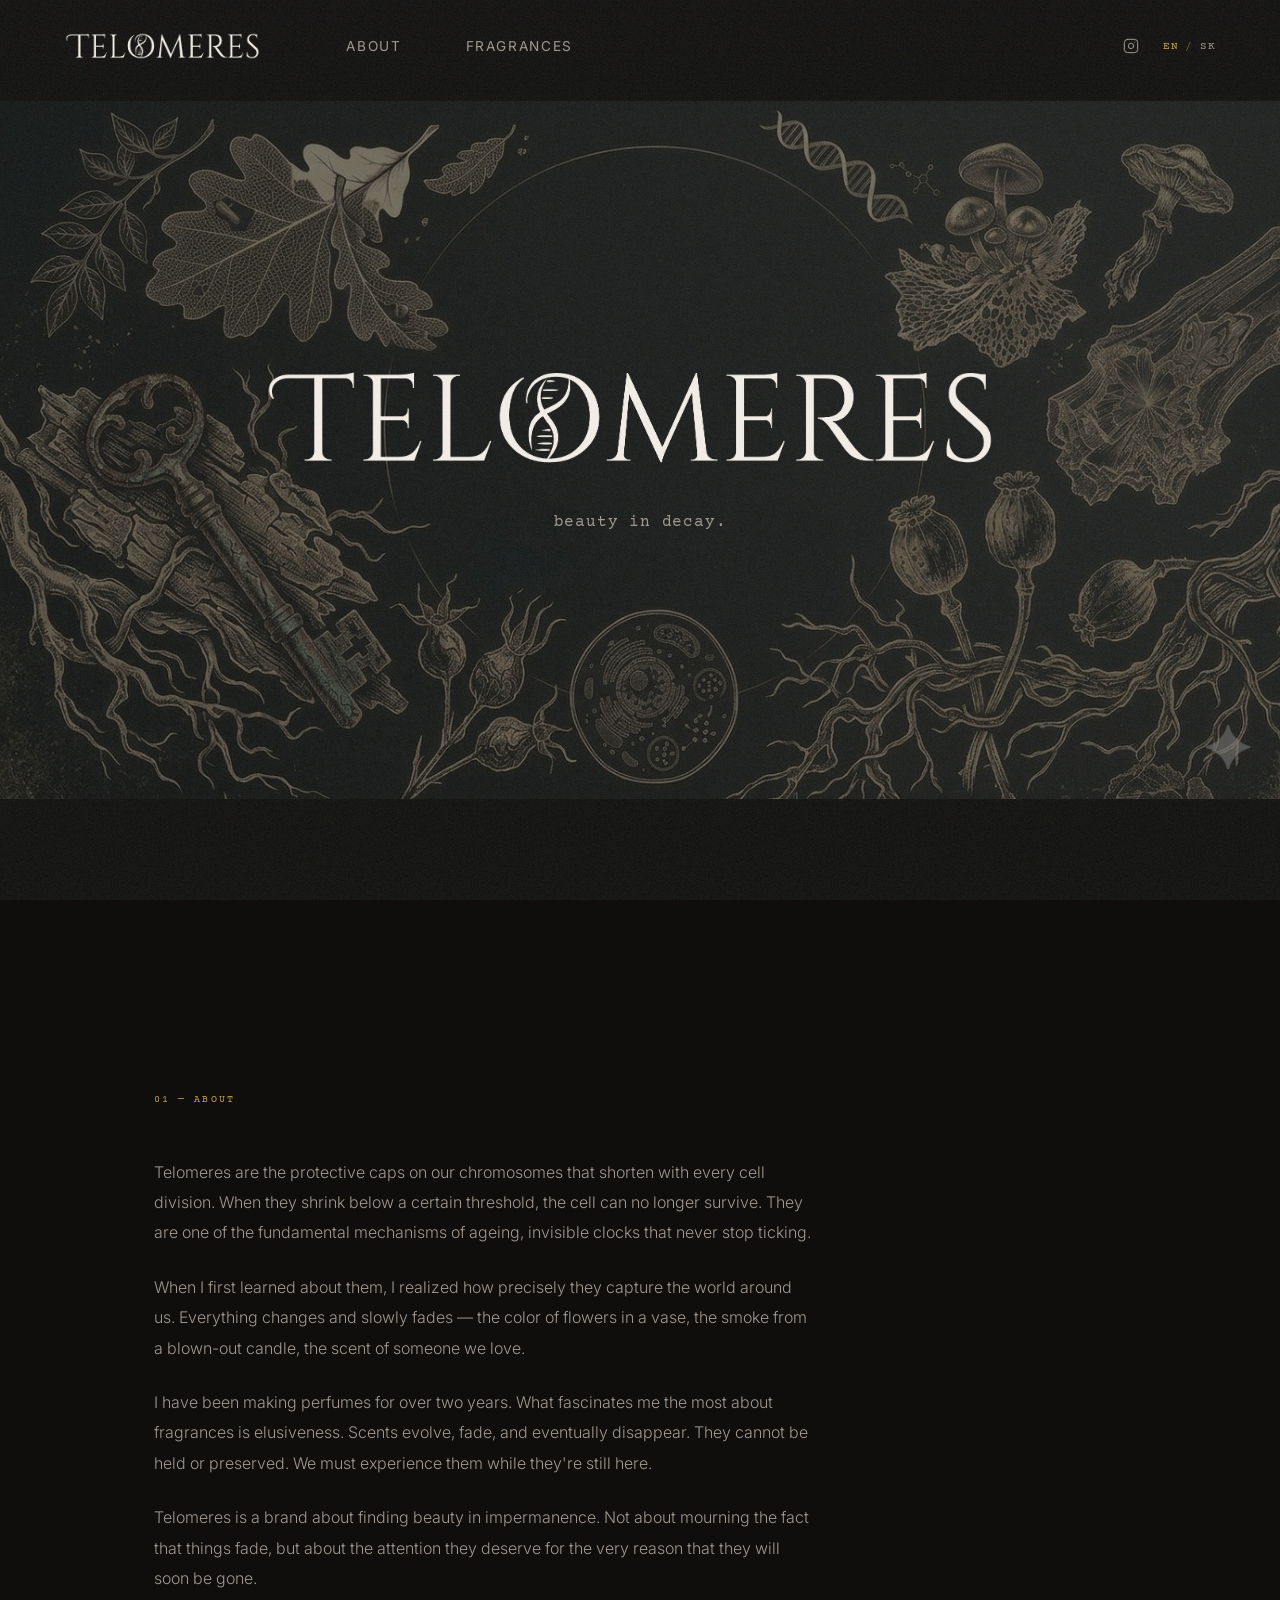
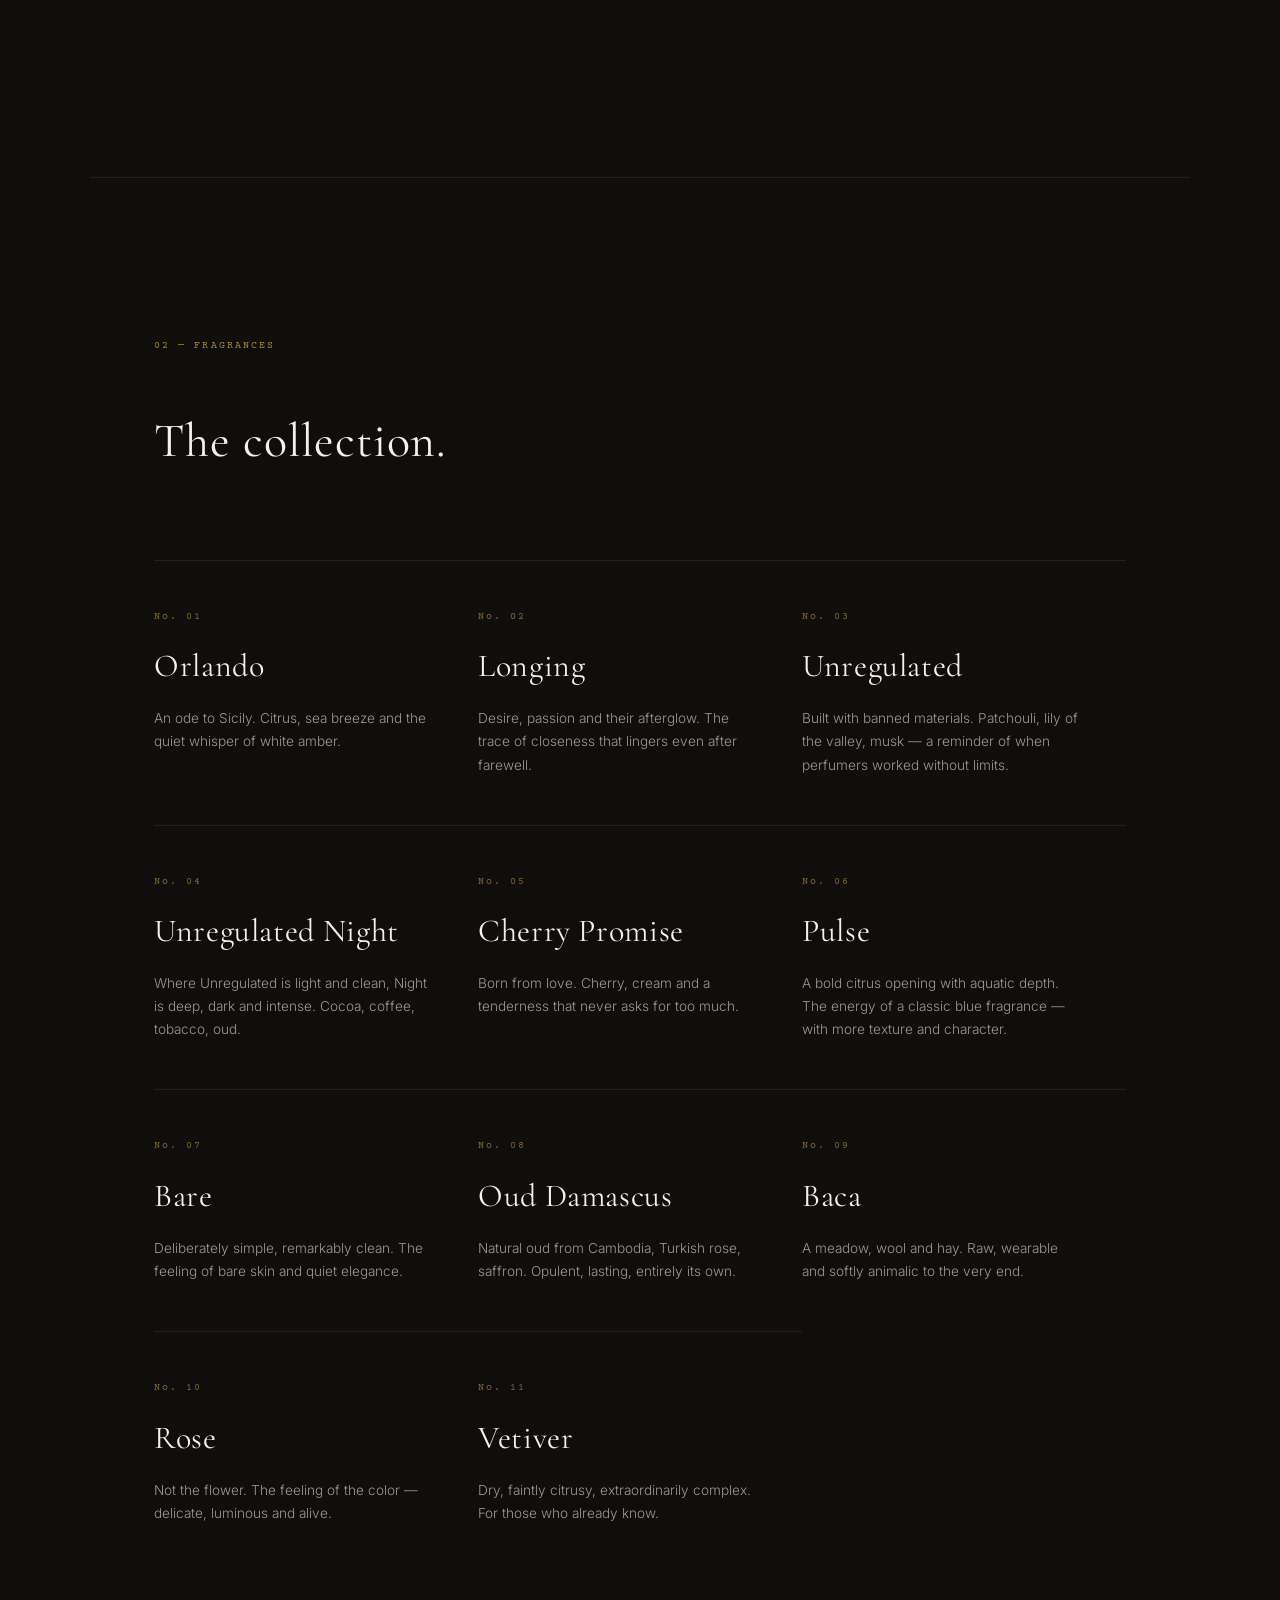
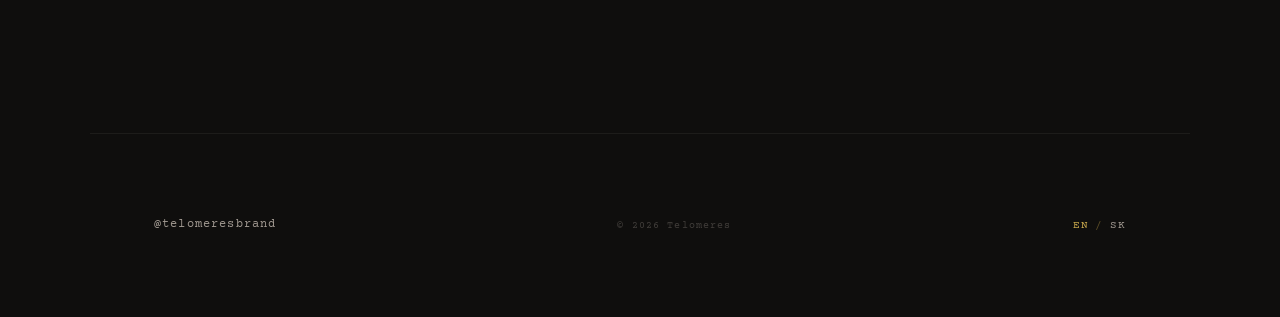
<file: index.html>
<!DOCTYPE html>
<html lang="en">
<head>
  <meta charset="UTF-8" />
  <meta name="viewport" content="width=device-width, initial-scale=1.0" />
  <title>Telomeres</title>
  <link rel="icon" type="image/png" href="assets/favicon.png" />
  <link rel="apple-touch-icon" href="assets/favicon.png" />
  <link rel="preconnect" href="https://fonts.googleapis.com" />
  <link rel="preconnect" href="https://fonts.gstatic.com" crossorigin />
  <link href="https://fonts.googleapis.com/css2?family=Cormorant+Garamond:ital,wght@0,300;0,400;0,500;0,600;1,300;1,400&family=Inter:wght@300;400;500&family=Courier+Prime:ital,wght@0,400;0,700;1,400&display=swap" rel="stylesheet" />
  <link rel="stylesheet" href="assets/style.css" />
</head>
<body>

  <!-- ─── NAVIGATION ─── -->
  <nav>
    <a href="index.html" class="nav-logo"><img src="assets/logo_transparent.png" alt="Telomeres" class="nav-logo-img" /></a>
        <ul class="nav-links">
      <li><a href="#about" data-en="About" data-sk="O nás">About</a></li>
      <li><a href="#fragrances" data-en="Fragrances" data-sk="Vône">Fragrances</a></li>
    </ul>
    <div class="nav-right">
      <a href="https://instagram.com/telomeresbrand" class="nav-ig" target="_blank" rel="noopener" aria-label="Instagram">
        <svg width="16" height="16" viewBox="0 0 24 24" fill="none" stroke="currentColor" stroke-width="1.5" stroke-linecap="round" stroke-linejoin="round"><rect x="2" y="2" width="20" height="20" rx="5" ry="5"/><path d="M16 11.37A4 4 0 1 1 12.63 8 4 4 0 0 1 16 11.37z"/><line x1="17.5" y1="6.5" x2="17.51" y2="6.5"/></svg>
      </a>
      <button class="lang-toggle" id="langToggleNav" aria-label="Toggle language">
        <span class="lang-en lang-active">EN</span>
        <span class="lang-divider">/</span>
        <span class="lang-sk">SK</span>
      </button>
    </div>
  </nav>

  <!-- ─── HERO ─── -->
  <section id="hero">
    <img src="assets/logo_transparent.png" alt="Telomeres" class="hero-logo fade-in" />
    <p class="hero-tagline fade-in" data-en="beauty in decay." data-sk="beauty in decay.">beauty in decay.</p>
  </section>

  <!-- ─── ABOUT ─── -->
  <section id="about">
    <p class="section-label fade-in" data-en="01 — About" data-sk="01 — O nás">01 — About</p>
    <div class="about-text">
      <p class="fade-in" data-en="Telomeres are the protective caps on our chromosomes that shorten with every cell division. When they shrink below a certain threshold, the cell can no longer survive. They are one of the fundamental mechanisms of ageing, invisible clocks that never stop ticking." data-sk="Teloméry sú ochranné konce našich chromozómov, ktoré sa pri každom delení buniek skracujú. Keď sa skrátia pod určitú hranicu, bunka nedokáže naďalej existovať. Sú jedným zo základných mechanizmov starnutia. Teloméry sú ako hodiny, ktoré nevidíme, no neustále tikajú.">Telomeres are the protective caps on our chromosomes that shorten with every cell division. When they shrink below a certain threshold, the cell can no longer survive. They are one of the fundamental mechanisms of ageing, invisible clocks that never stop ticking.</p>
      <p class="fade-in" data-en="When I first learned about them, I realized how precisely they capture the world around us. Everything changes and slowly fades — the color of flowers in a vase, the smoke from a blown-out candle, the scent of someone we love." data-sk="Keď som sa o nich prvýkrát dozvedel, uvedomil som si, ako presne vystihujú svet okolo nás. Všetko sa mení a pomaly stráca – farba kvetov vo váze, dym po sfúknutej sviečke, vôňa človeka, ktorého milujeme.">When I first learned about them, I realized how precisely they capture the world around us. Everything changes and slowly fades — the color of flowers in a vase, the smoke from a blown-out candle, the scent of someone we love.</p>
      <p class="fade-in" data-en="I have been making perfumes for over two years. What fascinates me the most about fragrances is elusiveness. Scents evolve, fade, and eventually disappear. They cannot be held or preserved. We must experience them while they're still here." data-sk="Parfumérstvu sa venujem viac ako dva roky. Na vôňach ma najviac fascinuje ich pominuteľnosť. Neustále sa vyvíjajú, slabnú a napokon sa stratia. Nedajú sa uchopiť ani uchovať. Musíme ich vnímať, kým tu sú.">I have been making perfumes for over two years. What fascinates me the most about fragrances is elusiveness. Scents evolve, fade, and eventually disappear. They cannot be held or preserved. We must experience them while they're still here.</p>
      <p class="fade-in" data-en="Telomeres is a brand about finding beauty in impermanence. Not about mourning the fact that things fade, but about the attention they deserve for the very reason that they will soon be gone." data-sk="Telomeres je značka o hľadaní krásy v pominuteľnosti. Nie o smútku z toho, že veci netrvajú, ale o pozornosti, ktorú si zaslúžia práve preto, že raz zmiznú.">Telomeres is a brand about finding beauty in impermanence. Not about mourning the fact that things fade, but about the attention they deserve for the very reason that they will soon be gone.</p>
    </div>
  </section>

  <!-- ─── FRAGRANCES ─── -->
  <section id="fragrances">
    <div class="fragrances-header fade-in">
      <p class="section-label" data-en="02 — Fragrances" data-sk="02 — Vône">02 — Fragrances</p>
      <h2 data-en="The collection." data-sk="Kolekcia.">The collection.</h2>
    </div>

    <div class="fragrance-grid">

      <a href="orlando/index.html" class="fragrance-card fade-in">
        <p class="fragrance-number">No. 01</p>
        <h3 class="fragrance-name">Orlando</h3>
        <p class="fragrance-desc" data-en="An ode to Sicily. Citrus, sea breeze and the quiet whisper of white amber." data-sk="Spomienka na Sicíliu. Citrusy, morský vánok a šepot bielej ambry.">An ode to Sicily. Citrus, sea breeze and the quiet whisper of white amber.</p>
      </a>

      <a href="longing/index.html" class="fragrance-card fade-in">
        <p class="fragrance-number">No. 02</p>
        <h3 class="fragrance-name">Longing</h3>
        <p class="fragrance-desc" data-en="Desire, passion and their afterglow. The trace of closeness that lingers even after farewell." data-sk="Túžba, vášeň a jej dozvuk. Stopa blízkosti, ktorá pretrváva aj po rozlúčke.">Desire, passion and their afterglow. The trace of closeness that lingers even after farewell.</p>
      </a>

      <a href="unregulated/index.html" class="fragrance-card fade-in">
        <p class="fragrance-number">No. 03</p>
        <h3 class="fragrance-name">Unregulated</h3>
        <p class="fragrance-desc" data-en="Built with banned materials. Patchouli, lily of the valley, musk — a reminder of when perfumers worked without limits." data-sk="Postavený na zakázaných látkach. Pačuli, konvalinka, pižmo – pripomienka čias, keď sa tvorilo bez obmedzení.">Built with banned materials. Patchouli, lily of the valley, musk — a reminder of when perfumers worked without limits.</p>
      </a>

      <a href="unregulated-noir/index.html" class="fragrance-card fade-in">
        <p class="fragrance-number">No. 04</p>
        <h3 class="fragrance-name">Unregulated Night</h3>
        <p class="fragrance-desc" data-en="Where Unregulated is light and clean, Night is deep, dark and intense. Cocoa, coffee, tobacco, oud." data-sk="Tam, kde je Unregulated svetlý, Night je hlboký a temný. Kakao, káva, tabak, oud.">Where Unregulated is light and clean, Night is deep, dark and intense. Cocoa, coffee, tobacco, oud.</p>
      </a>

      <a href="cherry-promise/index.html" class="fragrance-card fade-in">
        <p class="fragrance-number">No. 05</p>
        <h3 class="fragrance-name">Cherry Promise</h3>
        <p class="fragrance-desc" data-en="Born from love. Cherry, cream and a tenderness that never asks for too much." data-sk="Vôňa zrodená z lásky. Čerešňa, krém a neha, ktorá nikdy nepresahuje mieru.">Born from love. Cherry, cream and a tenderness that never asks for too much.</p>
      </a>

      <a href="pulse/index.html" class="fragrance-card fade-in">
        <p class="fragrance-number">No. 06</p>
        <h3 class="fragrance-name">Pulse</h3>
        <p class="fragrance-desc" data-en="A bold citrus opening with aquatic depth. The energy of a classic blue fragrance — with more texture and character." data-sk="Výrazné citrusy s akvatickou hĺbkou. Energia klasického modrého parfumu — s viac textúry a charakteru.">A bold citrus opening with aquatic depth. The energy of a classic blue fragrance — with more texture and character.</p>
      </a>

      <a href="bare/index.html" class="fragrance-card fade-in">
        <p class="fragrance-number">No. 07</p>
        <h3 class="fragrance-name">Bare</h3>
        <p class="fragrance-desc" data-en="Deliberately simple, remarkably clean. The feeling of bare skin and quiet elegance." data-sk="Zámerne jednoduchý, prekvapivo čistý. Pocit čistej pokožky a tichej elegancie.">Deliberately simple, remarkably clean. The feeling of bare skin and quiet elegance.</p>
      </a>

      <a href="oud-damascus/index.html" class="fragrance-card fade-in">
        <p class="fragrance-number">No. 08</p>
        <h3 class="fragrance-name">Oud Damascus</h3>
        <p class="fragrance-desc" data-en="Natural oud from Cambodia, Turkish rose, saffron. Opulent, lasting, entirely its own." data-sk="Prírodný oud z Kambodže, turecká ruža, šafrán. Bohatý, trvalý, celkom jedinečný.">Natural oud from Cambodia, Turkish rose, saffron. Opulent, lasting, entirely its own.</p>
      </a>

      <a href="baca/index.html" class="fragrance-card fade-in">
        <p class="fragrance-number">No. 09</p>
        <h3 class="fragrance-name">Baca</h3>
        <p class="fragrance-desc" data-en="A meadow, wool and hay. Raw, wearable and softly animalic to the very end." data-sk="Lúka, vlna a seno. Surový, nositeľný a mäkko animálny až do konca.">A meadow, wool and hay. Raw, wearable and softly animalic to the very end.</p>
      </a>

      <a href="rose/index.html" class="fragrance-card fade-in">
        <p class="fragrance-number">No. 10</p>
        <h3 class="fragrance-name">Rose</h3>
        <p class="fragrance-desc" data-en="Not the flower. The feeling of the color — delicate, luminous and alive." data-sk="Nie kvet. Pocit farby – jemný, svetlý a živý.">Not the flower. The feeling of the color — delicate, luminous and alive.</p>
      </a>

      <a href="vetiver/index.html" class="fragrance-card fade-in">
        <p class="fragrance-number">No. 11</p>
        <h3 class="fragrance-name">Vetiver</h3>
        <p class="fragrance-desc" data-en="Dry, faintly citrusy, extraordinarily complex. For those who already know." data-sk="Suchý, jemne citrusový, mimoriadne komplexný. Pre tých, ktorí už vedia.">Dry, faintly citrusy, extraordinarily complex. For those who already know.</p>
      </a>

    </div>
  </section>

  <!-- ─── FOOTER ─── -->
  <footer>
    <a href="https://instagram.com/telomeresbrand" class="footer-instagram" target="_blank" rel="noopener">@telomeresbrand</a>
    <span class="footer-copy" data-en="© 2026 Telomeres" data-sk="© 2026 Telomeres">© 2026 Telomeres</span>
    <button class="footer-lang" id="langToggleFooter" aria-label="Toggle language">
      <span class="lang-en lang-active">EN</span>
      <span class="lang-divider">/</span>
      <span class="lang-sk">SK</span>
    </button>
  </footer>

  <script src="assets/script.js"></script>
</body>
</html>
</file>
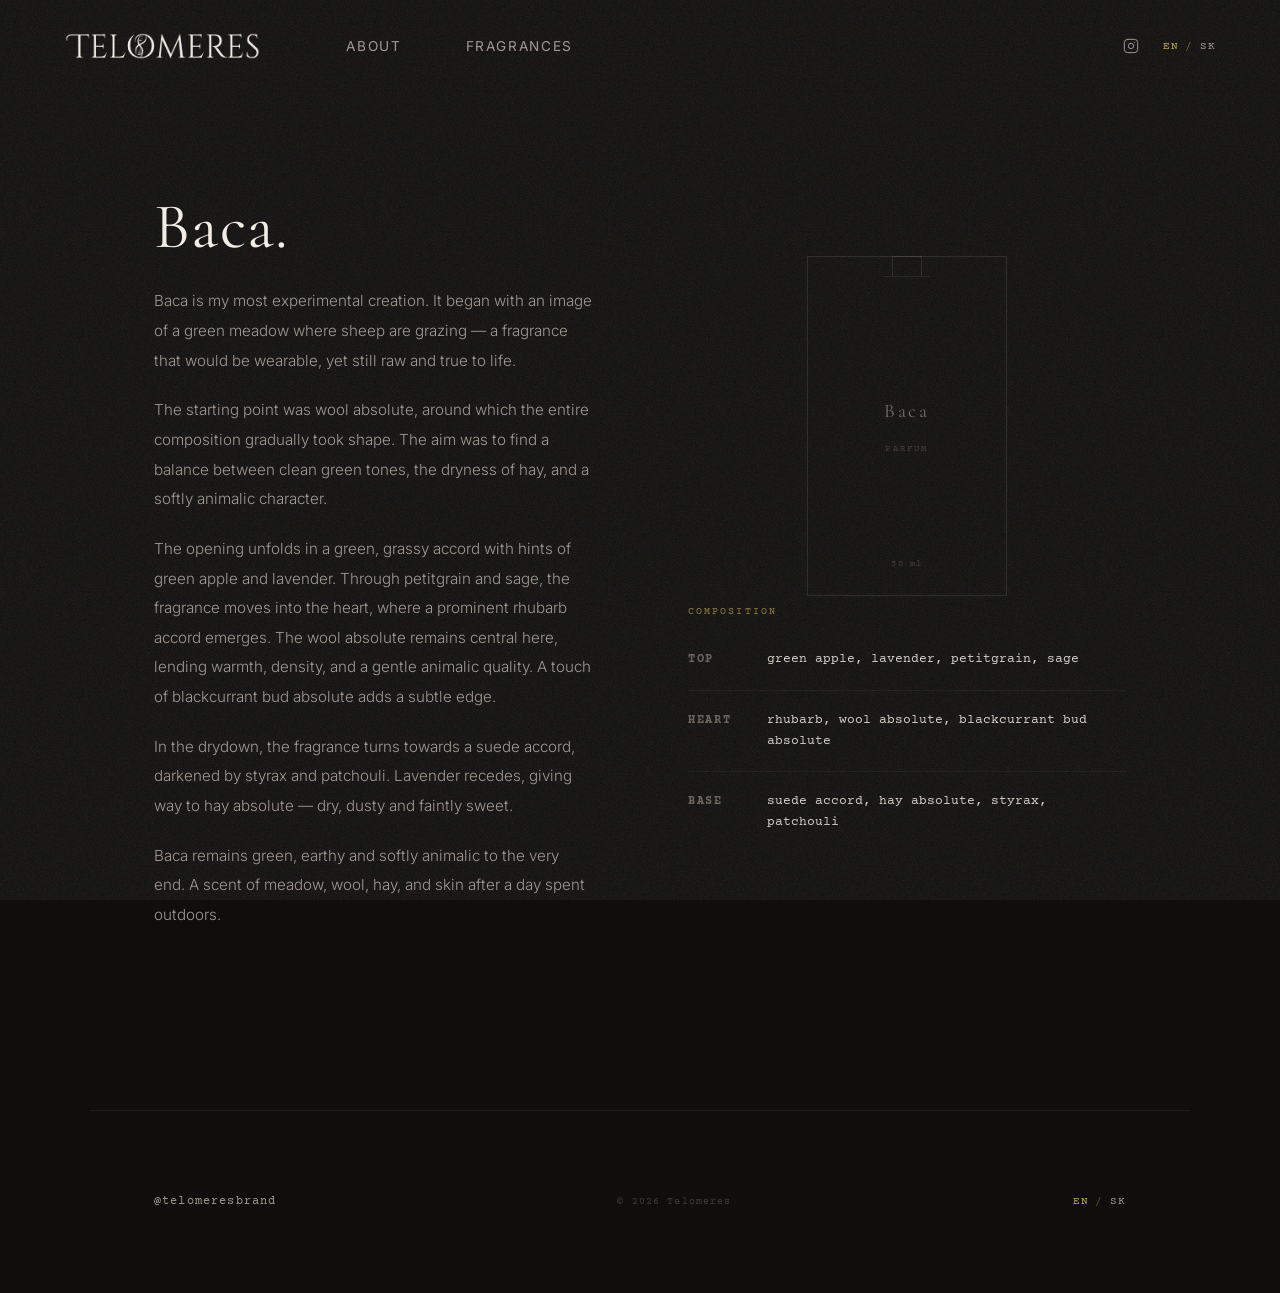
<file: baca/index.html>
<!DOCTYPE html>
<html lang="en">
<head>
  <meta charset="UTF-8" />
  <meta name="viewport" content="width=device-width, initial-scale=1.0" />
  <title>Baca — Telomeres</title>
  <link rel="icon" type="image/png" href="../assets/favicon.png" />
  <link rel="apple-touch-icon" href="../assets/favicon.png" />
  <link rel="preconnect" href="https://fonts.googleapis.com" />
  <link rel="preconnect" href="https://fonts.gstatic.com" crossorigin />
  <link href="https://fonts.googleapis.com/css2?family=Cormorant+Garamond:ital,wght@0,300;0,400;0,500;0,600;1,300;1,400&family=Inter:wght@300;400;500&family=Courier+Prime:ital,wght@0,400;0,700;1,400&display=swap" rel="stylesheet" />
  <link rel="stylesheet" href="../assets/style.css" />
</head>
<body>

  <!-- ─── NAVIGATION ─── -->
  <nav>
    <a href="../index.html" class="nav-logo"><img src="../assets/logo_transparent.png" alt="Telomeres" class="nav-logo-img" /></a>
        <ul class="nav-links">
      <li><a href="../index.html#about" data-en="About" data-sk="O nás">About</a></li>
      <li><a href="../index.html#fragrances" data-en="Fragrances" data-sk="Vône">Fragrances</a></li>
    </ul>
    <div class="nav-right">
      <a href="https://instagram.com/telomeresbrand" class="nav-ig" target="_blank" rel="noopener" aria-label="Instagram">
        <svg width="16" height="16" viewBox="0 0 24 24" fill="none" stroke="currentColor" stroke-width="1.5" stroke-linecap="round" stroke-linejoin="round"><rect x="2" y="2" width="20" height="20" rx="5" ry="5"/><path d="M16 11.37A4 4 0 1 1 12.63 8 4 4 0 0 1 16 11.37z"/><line x1="17.5" y1="6.5" x2="17.51" y2="6.5"/></svg>
      </a>
      <button class="lang-toggle" id="langToggleNav" aria-label="Toggle language">
        <span class="lang-en lang-active">EN</span>
        <span class="lang-divider">/</span>
        <span class="lang-sk">SK</span>
      </button>
    </div>
  </nav>

  <!-- ─── CONTENT ─── -->
  <div class="detail-section page-top" style="padding-top: 12rem;">
    <div class="orlando-inner">
      <div class="orlando-text">
        <h2 class="fade-in" data-en="Baca." data-sk="Baca.">Baca.</h2>

        <p class="orlando-story fade-in" data-en="Baca is my most experimental creation. It began with an image of a green meadow where sheep are grazing — a fragrance that would be wearable, yet still raw and true to life." data-sk="Baca je môj najexperimentálnejší výtvor. Vznikol z predstavy zelenej lúky, na ktorej sa pasú ovce – vône, ktorá bude nositeľná, no zároveň si zachová niečo surové a realistické.">Baca is my most experimental creation. It began with an image of a green meadow where sheep are grazing — a fragrance that would be wearable, yet still raw and true to life.</p>

        <p class="orlando-story fade-in" data-en="The starting point was wool absolute, around which the entire composition gradually took shape. The aim was to find a balance between clean green tones, the dryness of hay, and a softly animalic character." data-sk="Impulzom bola práca s absolutom z vlny, okolo ktorého sa postupne začala točiť celá kompozícia. Cieľom bolo nájsť rovnováhu medzi čistými zelenými tónmi, suchosťou sena a jemne animálnym charakterom.">The starting point was wool absolute, around which the entire composition gradually took shape. The aim was to find a balance between clean green tones, the dryness of hay, and a softly animalic character.</p>

        <p class="orlando-story fade-in" data-en="The opening unfolds in a green, grassy accord with hints of green apple and lavender. Through petitgrain and sage, the fragrance moves into the heart, where a prominent rhubarb accord emerges. The wool absolute remains central here, lending warmth, density, and a gentle animalic quality. A touch of blackcurrant bud absolute adds a subtle edge." data-sk="Otvorenie patrí zelenému, trávovému akordu s náznakom zeleného jablka a levandule. Cez petitgrain a šalviu sa vôňa presúva do srdca, kde vystupuje výrazný rebarborový akord. Výraznú úlohu tu hrá aj vlnený absolut, ktorý kompozícii dodáva teplo, hutnosť a miernu animálnosť. V malom množstve sa objavuje aj absolut z púčikov čiernej ríbezle.">The opening unfolds in a green, grassy accord with hints of green apple and lavender. Through petitgrain and sage, the fragrance moves into the heart, where a prominent rhubarb accord emerges. The wool absolute remains central here, lending warmth, density, and a gentle animalic quality. A touch of blackcurrant bud absolute adds a subtle edge.</p>

        <p class="orlando-story fade-in" data-en="In the drydown, the fragrance turns towards a suede accord, darkened by styrax and patchouli. Lavender recedes, giving way to hay absolute — dry, dusty and faintly sweet." data-sk="V závere sa vôňa stáča k semišovému akordu, ktorý je stmavený styraxom a pačuli. Levanduľa ustupuje a nahrádza ju absolut zo sena – suchý, zaprášený a mierne nasladlý.">In the drydown, the fragrance turns towards a suede accord, darkened by styrax and patchouli. Lavender recedes, giving way to hay absolute — dry, dusty and faintly sweet.</p>

        <p class="orlando-story fade-in" data-en="Baca remains green, earthy and softly animalic to the very end. A scent of meadow, wool, hay, and skin after a day spent outdoors." data-sk="Baca zostáva zelený, zemitý a mäkko animálny až do konca. Je to vôňa lúky, vlny, sena a pokožky po dni strávenom vonku.">Baca remains green, earthy and softly animalic to the very end. A scent of meadow, wool, hay, and skin after a day spent outdoors.</p>
      </div>

      <div class="orlando-visual fade-in">
        <div class="bottle-placeholder">
          <span class="bottle-label-text">Baca</span>
          <span class="bottle-sub" data-en="Parfum" data-sk="Parfum">Parfum</span>
          <span class="bottle-volume">50 ml</span>
        </div>

        <div class="notes-block fade-in">
          <p class="notes-title" data-en="Composition" data-sk="Zloženie">Composition</p>

          <div class="note-row">
            <span class="note-label" data-en="Top" data-sk="Hlava">Top</span>
            <span class="note-values" data-en="green apple, lavender, petitgrain, sage" data-sk="zelené jablko, levanduľa, petitgrain, šalvia">green apple, lavender, petitgrain, sage</span>
          </div>

          <div class="note-row">
            <span class="note-label" data-en="Heart" data-sk="Srdce">Heart</span>
            <span class="note-values" data-en="rhubarb, wool absolute, blackcurrant bud absolute" data-sk="rebarbora, vlnový absolut, absolut z púčikov čiernej ríbezle">rhubarb, wool absolute, blackcurrant bud absolute</span>
          </div>

          <div class="note-row">
            <span class="note-label" data-en="Base" data-sk="Základ">Base</span>
            <span class="note-values" data-en="suede accord, hay absolute, styrax, patchouli" data-sk="semišový akord, absolut zo sena, styrax, pačuli">suede accord, hay absolute, styrax, patchouli</span>
          </div>
        </div>
      </div>
    </div>
  </div>

  <!-- ─── FOOTER ─── -->
  <footer>
    <a href="https://instagram.com/telomeresbrand" class="footer-instagram" target="_blank" rel="noopener">@telomeresbrand</a>
    <span class="footer-copy" data-en="© 2026 Telomeres" data-sk="© 2026 Telomeres">© 2026 Telomeres</span>
    <button class="footer-lang" id="langToggleFooter" aria-label="Toggle language">
      <span class="lang-en lang-active">EN</span>
      <span class="lang-divider">/</span>
      <span class="lang-sk">SK</span>
    </button>
  </footer>

  <script src="../assets/script.js"></script>
</body>
</html>
</file>
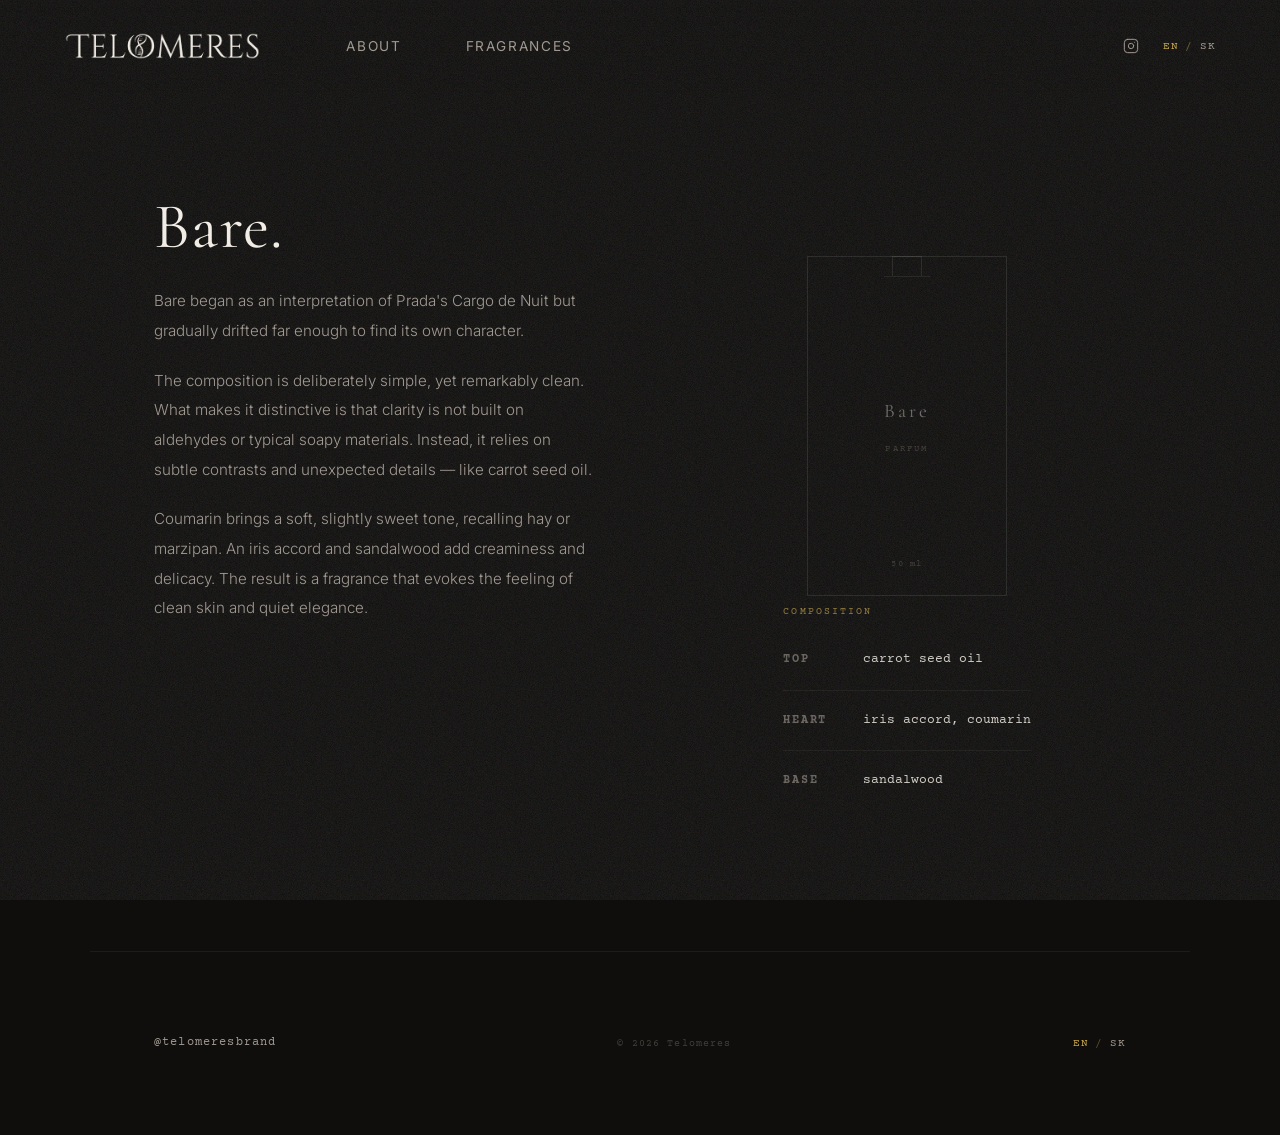
<file: bare/index.html>
<!DOCTYPE html>
<html lang="en">
<head>
  <meta charset="UTF-8" />
  <meta name="viewport" content="width=device-width, initial-scale=1.0" />
  <title>Bare — Telomeres</title>
  <link rel="icon" type="image/png" href="../assets/favicon.png" />
  <link rel="apple-touch-icon" href="../assets/favicon.png" />
  <link rel="preconnect" href="https://fonts.googleapis.com" />
  <link rel="preconnect" href="https://fonts.gstatic.com" crossorigin />
  <link href="https://fonts.googleapis.com/css2?family=Cormorant+Garamond:ital,wght@0,300;0,400;0,500;0,600;1,300;1,400&family=Inter:wght@300;400;500&family=Courier+Prime:ital,wght@0,400;0,700;1,400&display=swap" rel="stylesheet" />
  <link rel="stylesheet" href="../assets/style.css" />
</head>
<body>

  <!-- ─── NAVIGATION ─── -->
  <nav>
    <a href="../index.html" class="nav-logo"><img src="../assets/logo_transparent.png" alt="Telomeres" class="nav-logo-img" /></a>
        <ul class="nav-links">
      <li><a href="../index.html#about" data-en="About" data-sk="O nás">About</a></li>
      <li><a href="../index.html#fragrances" data-en="Fragrances" data-sk="Vône">Fragrances</a></li>
    </ul>
    <div class="nav-right">
      <a href="https://instagram.com/telomeresbrand" class="nav-ig" target="_blank" rel="noopener" aria-label="Instagram">
        <svg width="16" height="16" viewBox="0 0 24 24" fill="none" stroke="currentColor" stroke-width="1.5" stroke-linecap="round" stroke-linejoin="round"><rect x="2" y="2" width="20" height="20" rx="5" ry="5"/><path d="M16 11.37A4 4 0 1 1 12.63 8 4 4 0 0 1 16 11.37z"/><line x1="17.5" y1="6.5" x2="17.51" y2="6.5"/></svg>
      </a>
      <button class="lang-toggle" id="langToggleNav" aria-label="Toggle language">
        <span class="lang-en lang-active">EN</span>
        <span class="lang-divider">/</span>
        <span class="lang-sk">SK</span>
      </button>
    </div>
  </nav>

  <!-- ─── CONTENT ─── -->
  <div class="detail-section page-top" style="padding-top: 12rem;">
    <div class="orlando-inner">
      <div class="orlando-text">
        <h2 class="fade-in" data-en="Bare." data-sk="Bare.">Bare.</h2>

        <p class="orlando-story fade-in" data-en="Bare began as an interpretation of Prada's Cargo de Nuit but gradually drifted far enough to find its own character." data-sk="Bare vznikol ako interpretácia parfumu Cargo de Nuit od Prady, no napokon sa vzdialil od predlohy natoľko, že si vytvoril vlastný charakter.">Bare began as an interpretation of Prada's Cargo de Nuit but gradually drifted far enough to find its own character.</p>

        <p class="orlando-story fade-in" data-en="The composition is deliberately simple, yet remarkably clean. What makes it distinctive is that clarity is not built on aldehydes or typical soapy materials. Instead, it relies on subtle contrasts and unexpected details — like carrot seed oil." data-sk="Kompozícia je zámerne jednoduchá a napriek tomu pôsobí veľmi čisto. Zaujímavé je, že tento dojem nevzniká pomocou aldehydov ani iných typických mydlových materiálov. Opiera sa o jemnejšie kontrasty a nečakané detaily, ako napríklad olej z mrkvových semienok.">The composition is deliberately simple, yet remarkably clean. What makes it distinctive is that clarity is not built on aldehydes or typical soapy materials. Instead, it relies on subtle contrasts and unexpected details — like carrot seed oil.</p>

        <p class="orlando-story fade-in" data-en="Coumarin brings a soft, slightly sweet tone, recalling hay or marzipan. An iris accord and sandalwood add creaminess and delicacy. The result is a fragrance that evokes the feeling of clean skin and quiet elegance." data-sk="Coumarin vôni prináša mäkký, sladkastý tón, ktorý môže pripomínať seno alebo marcipán. Akord kosatca a santalové drevo mu dávajú krémovosť a jemnosť. Výsledkom je parfum, ktorý evokuje pocit čistej pokožky a elegancie.">Coumarin brings a soft, slightly sweet tone, recalling hay or marzipan. An iris accord and sandalwood add creaminess and delicacy. The result is a fragrance that evokes the feeling of clean skin and quiet elegance.</p>
      </div>

      <div class="orlando-visual fade-in">
        <div class="bottle-placeholder">
          <span class="bottle-label-text">Bare</span>
          <span class="bottle-sub" data-en="Parfum" data-sk="Parfum">Parfum</span>
          <span class="bottle-volume">50 ml</span>
        </div>

        <div class="notes-block fade-in">
          <p class="notes-title" data-en="Composition" data-sk="Zloženie">Composition</p>

          <div class="note-row">
            <span class="note-label" data-en="Top" data-sk="Hlava">Top</span>
            <span class="note-values" data-en="carrot seed oil" data-sk="olej z mrkvových semienok">carrot seed oil</span>
          </div>

          <div class="note-row">
            <span class="note-label" data-en="Heart" data-sk="Srdce">Heart</span>
            <span class="note-values" data-en="iris accord, coumarin" data-sk="akord kosatca, coumarin">iris accord, coumarin</span>
          </div>

          <div class="note-row">
            <span class="note-label" data-en="Base" data-sk="Základ">Base</span>
            <span class="note-values" data-en="sandalwood" data-sk="santalové drevo">sandalwood</span>
          </div>
        </div>
      </div>
    </div>
  </div>

  <!-- ─── FOOTER ─── -->
  <footer>
    <a href="https://instagram.com/telomeresbrand" class="footer-instagram" target="_blank" rel="noopener">@telomeresbrand</a>
    <span class="footer-copy" data-en="© 2026 Telomeres" data-sk="© 2026 Telomeres">© 2026 Telomeres</span>
    <button class="footer-lang" id="langToggleFooter" aria-label="Toggle language">
      <span class="lang-en lang-active">EN</span>
      <span class="lang-divider">/</span>
      <span class="lang-sk">SK</span>
    </button>
  </footer>

  <script src="../assets/script.js"></script>
</body>
</html>
</file>
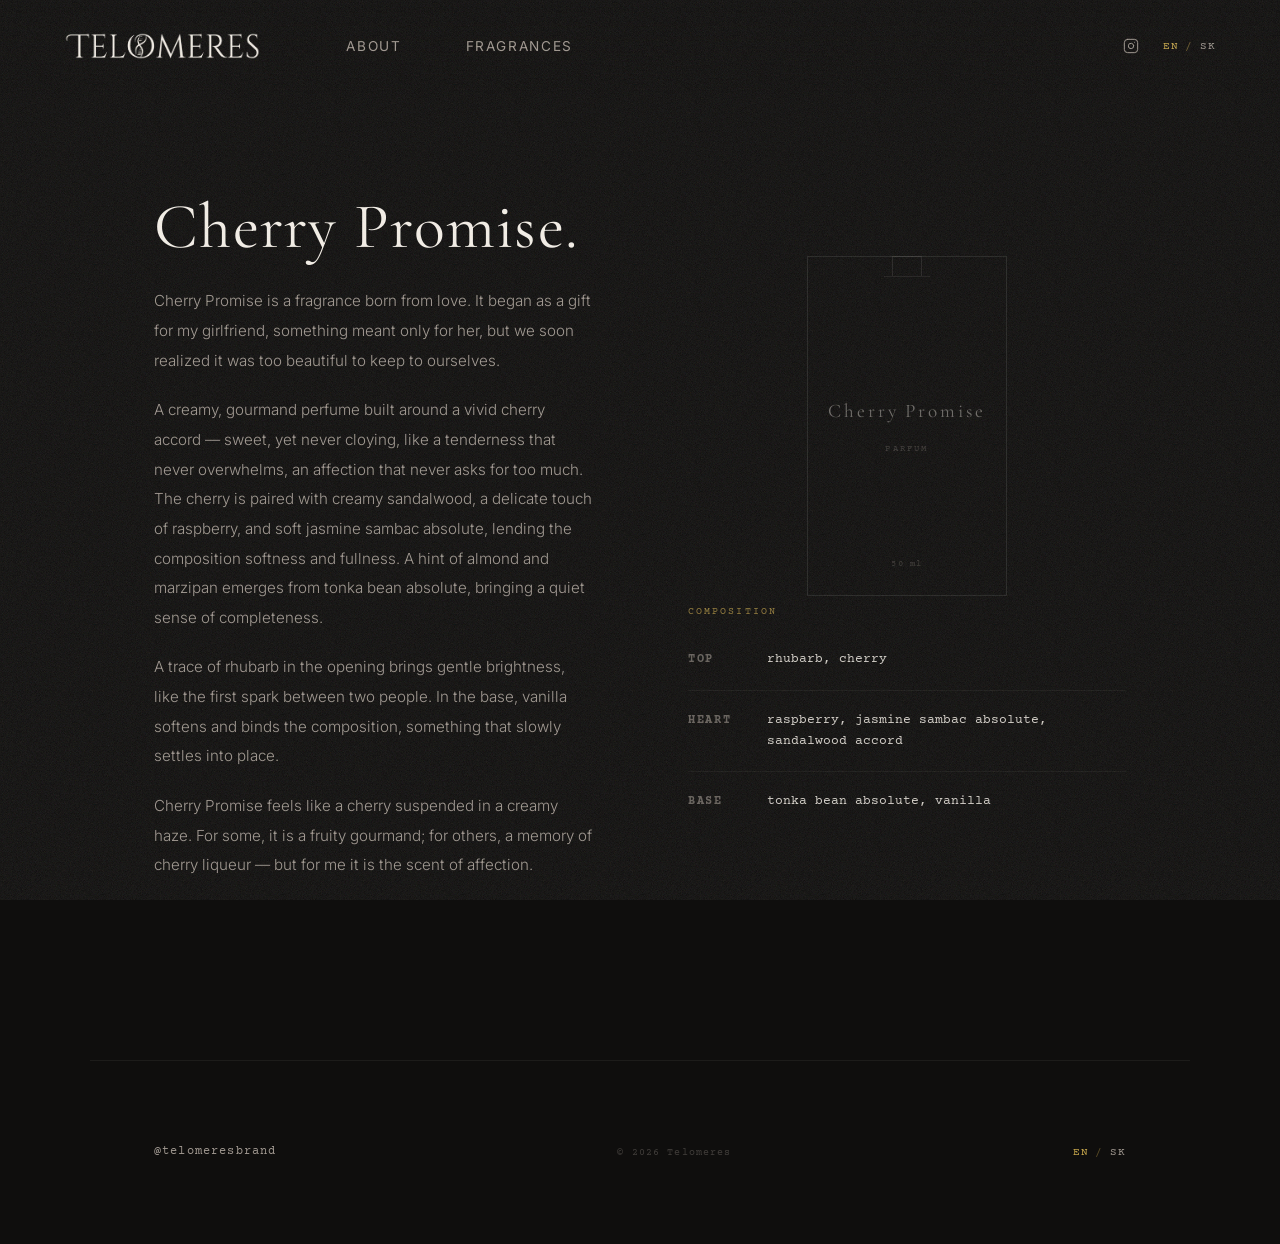
<file: cherry-promise/index.html>
<!DOCTYPE html>
<html lang="en">
<head>
  <meta charset="UTF-8" />
  <meta name="viewport" content="width=device-width, initial-scale=1.0" />
  <title>Cherry Promise — Telomeres</title>
  <link rel="icon" type="image/png" href="../assets/favicon.png" />
  <link rel="apple-touch-icon" href="../assets/favicon.png" />
  <link rel="preconnect" href="https://fonts.googleapis.com" />
  <link rel="preconnect" href="https://fonts.gstatic.com" crossorigin />
  <link href="https://fonts.googleapis.com/css2?family=Cormorant+Garamond:ital,wght@0,300;0,400;0,500;0,600;1,300;1,400&family=Inter:wght@300;400;500&family=Courier+Prime:ital,wght@0,400;0,700;1,400&display=swap" rel="stylesheet" />
  <link rel="stylesheet" href="../assets/style.css" />
</head>
<body>

  <!-- ─── NAVIGATION ─── -->
  <nav>
    <a href="../index.html" class="nav-logo"><img src="../assets/logo_transparent.png" alt="Telomeres" class="nav-logo-img" /></a>
        <ul class="nav-links">
      <li><a href="../index.html#about" data-en="About" data-sk="O nás">About</a></li>
      <li><a href="../index.html#fragrances" data-en="Fragrances" data-sk="Vône">Fragrances</a></li>
    </ul>
    <div class="nav-right">
      <a href="https://instagram.com/telomeresbrand" class="nav-ig" target="_blank" rel="noopener" aria-label="Instagram">
        <svg width="16" height="16" viewBox="0 0 24 24" fill="none" stroke="currentColor" stroke-width="1.5" stroke-linecap="round" stroke-linejoin="round"><rect x="2" y="2" width="20" height="20" rx="5" ry="5"/><path d="M16 11.37A4 4 0 1 1 12.63 8 4 4 0 0 1 16 11.37z"/><line x1="17.5" y1="6.5" x2="17.51" y2="6.5"/></svg>
      </a>
      <button class="lang-toggle" id="langToggleNav" aria-label="Toggle language">
        <span class="lang-en lang-active">EN</span>
        <span class="lang-divider">/</span>
        <span class="lang-sk">SK</span>
      </button>
    </div>
  </nav>

  <!-- ─── CONTENT ─── -->
  <div class="detail-section page-top" style="padding-top: 12rem;">
    <div class="orlando-inner">
      <div class="orlando-text">
        <h2 class="fade-in" data-en="Cherry Promise." data-sk="Cherry Promise.">Cherry Promise.</h2>

        <p class="orlando-story fade-in" data-en="Cherry Promise is a fragrance born from love. It began as a gift for my girlfriend, something meant only for her, but we soon realized it was too beautiful to keep to ourselves." data-sk="Cherry Promise je vôňa, ktorá vznikla z lásky. Vznikol ako dar pre moju priateľku, ale dohodli sme sa, že je príliš dobrý na to, aby ho nespoznalo viac ľudí.">Cherry Promise is a fragrance born from love. It began as a gift for my girlfriend, something meant only for her, but we soon realized it was too beautiful to keep to ourselves.</p>

        <p class="orlando-story fade-in" data-en="A creamy, gourmand perfume built around a vivid cherry accord — sweet, yet never cloying, like a tenderness that never overwhelms, an affection that never asks for too much. The cherry is paired with creamy sandalwood, a delicate touch of raspberry, and soft jasmine sambac absolute, lending the composition softness and fullness. A hint of almond and marzipan emerges from tonka bean absolute, bringing a quiet sense of completeness." data-sk="Je to krémový, gourmand parfum postavený na výraznom čerešňovom akorde – sladkom, no nie presladenom. Čerešňu dopĺňa krémový akord santalového dreva, jemný dotyk malín a hebký jazmín sambac absolute, ktorý kompozícii dodáva mäkkosť a plnosť. Prítomný je aj mandľovo-marcipánový odtieň absolutu z fazule tonka.">A creamy, gourmand perfume built around a vivid cherry accord — sweet, yet never cloying, like a tenderness that never overwhelms, an affection that never asks for too much. The cherry is paired with creamy sandalwood, a delicate touch of raspberry, and soft jasmine sambac absolute, lending the composition softness and fullness. A hint of almond and marzipan emerges from tonka bean absolute, bringing a quiet sense of completeness.</p>

        <p class="orlando-story fade-in" data-en="A trace of rhubarb in the opening brings gentle brightness, like the first spark between two people. In the base, vanilla softens and binds the composition, something that slowly settles into place." data-sk="V úvode sa objavuje malé množstvo rebarborových molekúl, ktoré vôni prinášajú ľahkosť. V základe sa rozvíja vanilka, tichá opora, ktorá kompozíciu spája a uhladzuje.">A trace of rhubarb in the opening brings gentle brightness, like the first spark between two people. In the base, vanilla softens and binds the composition, something that slowly settles into place.</p>

        <p class="orlando-story fade-in" data-en="Cherry Promise feels like a cherry suspended in a creamy haze. For some, it is a fruity gourmand; for others, a memory of cherry liqueur — but for me it is the scent of affection." data-sk="Cherry Promise pôsobí ako čerešňa ponorená do krémového oparu. Pre niekoho je to ovocný gourmand, pre iného spomienka na čerešňový likér.">Cherry Promise feels like a cherry suspended in a creamy haze. For some, it is a fruity gourmand; for others, a memory of cherry liqueur — but for me it is the scent of affection.</p>
      </div>

      <div class="orlando-visual fade-in">
        <div class="bottle-placeholder">
          <span class="bottle-label-text">Cherry Promise</span>
          <span class="bottle-sub" data-en="Parfum" data-sk="Parfum">Parfum</span>
          <span class="bottle-volume">50 ml</span>
        </div>

        <div class="notes-block fade-in">
          <p class="notes-title" data-en="Composition" data-sk="Zloženie">Composition</p>

          <div class="note-row">
            <span class="note-label" data-en="Top" data-sk="Hlava">Top</span>
            <span class="note-values" data-en="rhubarb, cherry" data-sk="rebarbora, čerešňa">rhubarb, cherry</span>
          </div>

          <div class="note-row">
            <span class="note-label" data-en="Heart" data-sk="Srdce">Heart</span>
            <span class="note-values" data-en="raspberry, jasmine sambac absolute, sandalwood accord" data-sk="maliny, jazmín sambac absolute, santalový akord">raspberry, jasmine sambac absolute, sandalwood accord</span>
          </div>

          <div class="note-row">
            <span class="note-label" data-en="Base" data-sk="Základ">Base</span>
            <span class="note-values" data-en="tonka bean absolute, vanilla" data-sk="absolut z fazule tonka, vanilka">tonka bean absolute, vanilla</span>
          </div>
        </div>
      </div>
    </div>
  </div>

  <!-- ─── FOOTER ─── -->
  <footer>
    <a href="https://instagram.com/telomeresbrand" class="footer-instagram" target="_blank" rel="noopener">@telomeresbrand</a>
    <span class="footer-copy" data-en="© 2026 Telomeres" data-sk="© 2026 Telomeres">© 2026 Telomeres</span>
    <button class="footer-lang" id="langToggleFooter" aria-label="Toggle language">
      <span class="lang-en lang-active">EN</span>
      <span class="lang-divider">/</span>
      <span class="lang-sk">SK</span>
    </button>
  </footer>

  <script src="../assets/script.js"></script>
</body>
</html>
</file>
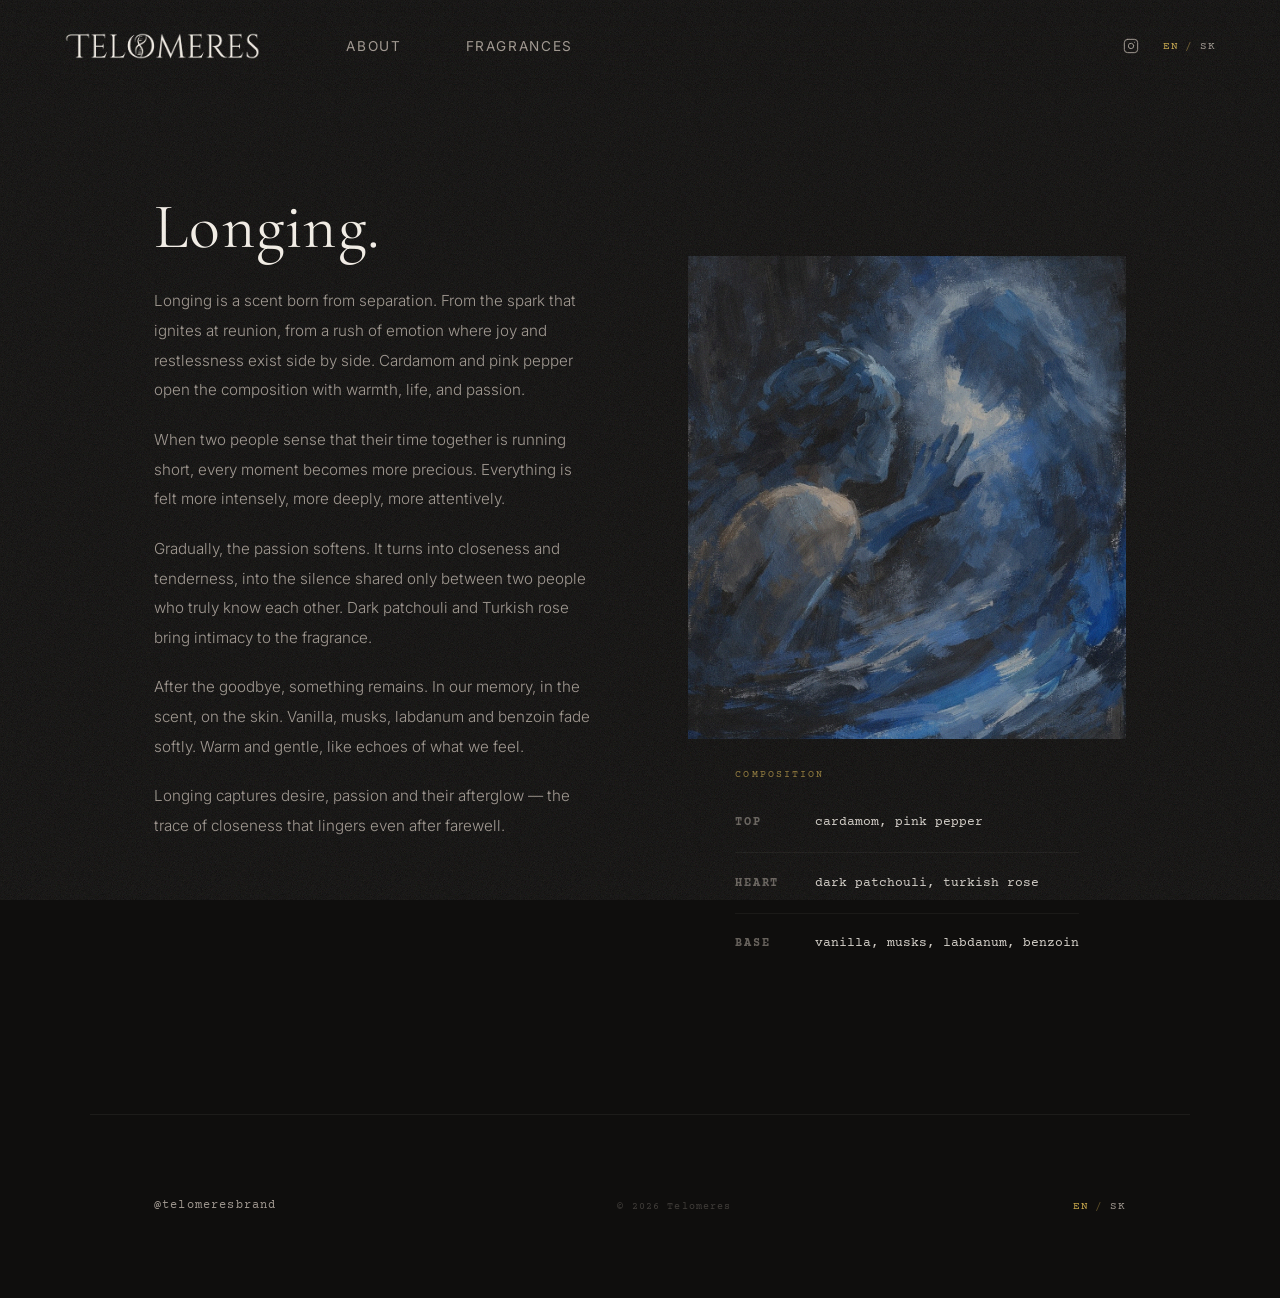
<file: longing/index.html>
<!DOCTYPE html>
<html lang="en">
<head>
  <meta charset="UTF-8" />
  <meta name="viewport" content="width=device-width, initial-scale=1.0" />
  <title>Longing — Telomeres</title>
  <link rel="icon" type="image/png" href="../assets/favicon.png" />
  <link rel="apple-touch-icon" href="../assets/favicon.png" />
  <link rel="preconnect" href="https://fonts.googleapis.com" />
  <link rel="preconnect" href="https://fonts.gstatic.com" crossorigin />
  <link href="https://fonts.googleapis.com/css2?family=Cormorant+Garamond:ital,wght@0,300;0,400;0,500;0,600;1,300;1,400&family=Inter:wght@300;400;500&family=Courier+Prime:ital,wght@0,400;0,700;1,400&display=swap" rel="stylesheet" />
  <link rel="stylesheet" href="../assets/style.css" />
</head>
<body>

  <!-- ─── NAVIGATION ─── -->
  <nav>
    <a href="../index.html" class="nav-logo"><img src="../assets/logo_transparent.png" alt="Telomeres" class="nav-logo-img" /></a>
        <ul class="nav-links">
      <li><a href="../index.html#about" data-en="About" data-sk="O nás">About</a></li>
      <li><a href="../index.html#fragrances" data-en="Fragrances" data-sk="Vône">Fragrances</a></li>
    </ul>
    <div class="nav-right">
      <a href="https://instagram.com/telomeresbrand" class="nav-ig" target="_blank" rel="noopener" aria-label="Instagram">
        <svg width="16" height="16" viewBox="0 0 24 24" fill="none" stroke="currentColor" stroke-width="1.5" stroke-linecap="round" stroke-linejoin="round"><rect x="2" y="2" width="20" height="20" rx="5" ry="5"/><path d="M16 11.37A4 4 0 1 1 12.63 8 4 4 0 0 1 16 11.37z"/><line x1="17.5" y1="6.5" x2="17.51" y2="6.5"/></svg>
      </a>
      <button class="lang-toggle" id="langToggleNav" aria-label="Toggle language">
        <span class="lang-en lang-active">EN</span>
        <span class="lang-divider">/</span>
        <span class="lang-sk">SK</span>
      </button>
    </div>
  </nav>

  <!-- ─── CONTENT ─── -->
  <div class="detail-section page-top" style="padding-top: 12rem;">
    <div class="orlando-inner">
      <div class="orlando-text">
        <h2 class="fade-in" data-en="Longing." data-sk="Longing.">Longing.</h2>

        <p class="orlando-story fade-in" data-en="Longing is a scent born from separation. From the spark that ignites at reunion, from a rush of emotion where joy and restlessness exist side by side. Cardamom and pink pepper open the composition with warmth, life, and passion." data-sk="Longing vznikol ako vôňa túžby, ktorá sa rodí z odlúčenia. Z iskry, ktorá preskočí pri opätovnom stretnutí, z návalu emócií, v ktorom je radosť aj nepokoj zároveň. Kardamóm a ružové korenie otvárajú kompozíciu živo, teplo a vášnivo.">Longing is a scent born from separation. From the spark that ignites at reunion, from a rush of emotion where joy and restlessness exist side by side. Cardamom and pink pepper open the composition with warmth, life, and passion.</p>

        <p class="orlando-story fade-in" data-en="When two people sense that their time together is running short, every moment becomes more precious. Everything is felt more intensely, more deeply, more attentively." data-sk="Keď si dvaja uvedomia, že ich spoločný čas sa kráti, každá chvíľa je vzácnejšia. Všetko prežívajú intenzívnejšie, hlbšie a pozornejšie.">When two people sense that their time together is running short, every moment becomes more precious. Everything is felt more intensely, more deeply, more attentively.</p>

        <p class="orlando-story fade-in" data-en="Gradually, the passion softens. It turns into closeness and tenderness, into the silence shared only between two people who truly know each other. Dark patchouli and Turkish rose bring intimacy to the fragrance." data-sk="Postupne sa vášeň zjemní. Premení sa na blízkosť a nehu, na ticho, ktoré existuje len medzi dvoma ľuďmi, čo sa naozaj poznajú. Tmavé pačuli a turecká ruža prinášajú do vône intimitu.">Gradually, the passion softens. It turns into closeness and tenderness, into the silence shared only between two people who truly know each other. Dark patchouli and Turkish rose bring intimacy to the fragrance.</p>

        <p class="orlando-story fade-in" data-en="After the goodbye, something remains. In our memory, in the scent, on the skin. Vanilla, musks, labdanum and benzoin fade softly. Warm and gentle, like echoes of what we feel." data-sk="Po odchode ešte niečo zostáva. V spomienke, vo vôni, na pokožke. Vanilka, pižmá, labdanum a benzoin doznievajú pomaly. Sú mäkké a hrejivé ako naše pocity.">After the goodbye, something remains. In our memory, in the scent, on the skin. Vanilla, musks, labdanum and benzoin fade softly. Warm and gentle, like echoes of what we feel.</p>

        <p class="orlando-story fade-in" data-en="Longing captures desire, passion and their afterglow — the trace of closeness that lingers even after farewell." data-sk="Longing zachytáva túžbu, vášeň a jej dozvuk – stopu blízkosti, ktorá pretrváva aj po rozlúčke.">Longing captures desire, passion and their afterglow — the trace of closeness that lingers even after farewell.</p>
      </div>

      <div class="orlando-visual fade-in">
        <img src="longing.jpg" alt="Longing" class="longing-image" />

        <div class="notes-block fade-in">
          <p class="notes-title" data-en="Composition" data-sk="Zloženie">Composition</p>

          <div class="note-row">
            <span class="note-label" data-en="Top" data-sk="Hlava">Top</span>
            <span class="note-values" data-en="cardamom, pink pepper" data-sk="kardamóm, ružové korenie">cardamom, pink pepper</span>
          </div>

          <div class="note-row">
            <span class="note-label" data-en="Heart" data-sk="Srdce">Heart</span>
            <span class="note-values" data-en="dark patchouli, turkish rose" data-sk="tmavé pačuli, turecká ruža">dark patchouli, turkish rose</span>
          </div>

          <div class="note-row">
            <span class="note-label" data-en="Base" data-sk="Základ">Base</span>
            <span class="note-values" data-en="vanilla, musks, labdanum, benzoin" data-sk="vanilka, pižmá, labdanum, benzoin">vanilla, musks, labdanum, benzoin</span>
          </div>
        </div>
      </div>
    </div>
  </div>

  <!-- ─── FOOTER ─── -->
  <footer>
    <a href="https://instagram.com/telomeresbrand" class="footer-instagram" target="_blank" rel="noopener">@telomeresbrand</a>
    <span class="footer-copy" data-en="© 2026 Telomeres" data-sk="© 2026 Telomeres">© 2026 Telomeres</span>
    <button class="footer-lang" id="langToggleFooter" aria-label="Toggle language">
      <span class="lang-en lang-active">EN</span>
      <span class="lang-divider">/</span>
      <span class="lang-sk">SK</span>
    </button>
  </footer>

  <script src="../assets/script.js"></script>
</body>
</html>
</file>
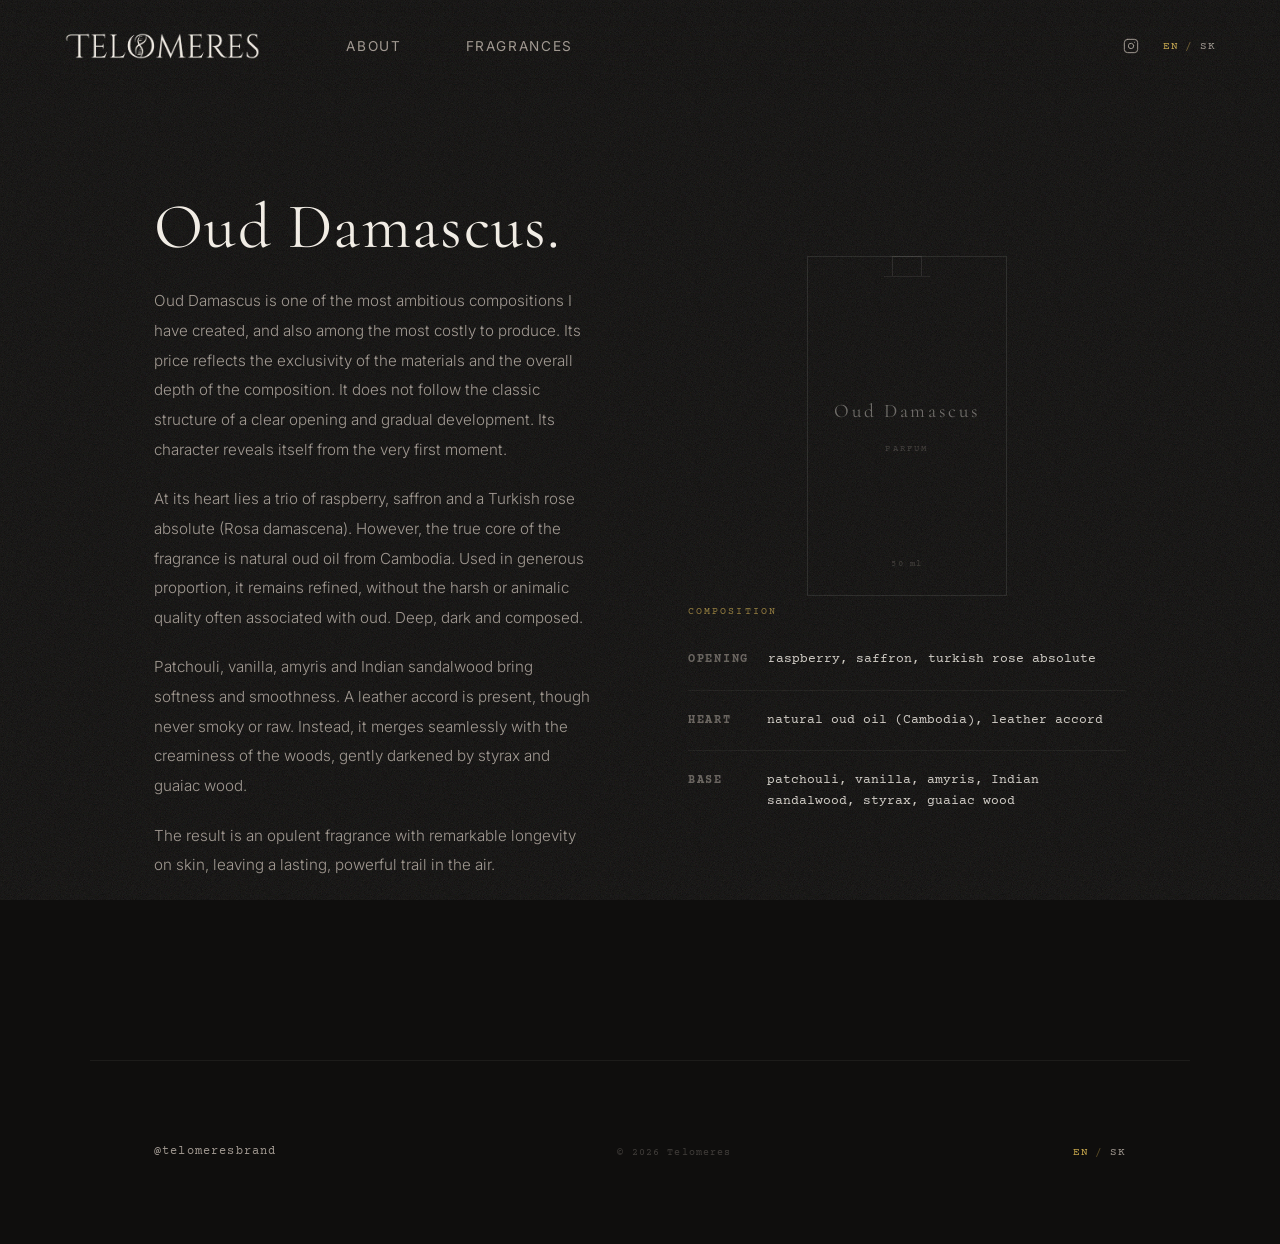
<file: oud-damascus/index.html>
<!DOCTYPE html>
<html lang="en">
<head>
  <meta charset="UTF-8" />
  <meta name="viewport" content="width=device-width, initial-scale=1.0" />
  <title>Oud Damascus — Telomeres</title>
  <link rel="icon" type="image/png" href="../assets/favicon.png" />
  <link rel="apple-touch-icon" href="../assets/favicon.png" />
  <link rel="preconnect" href="https://fonts.googleapis.com" />
  <link rel="preconnect" href="https://fonts.gstatic.com" crossorigin />
  <link href="https://fonts.googleapis.com/css2?family=Cormorant+Garamond:ital,wght@0,300;0,400;0,500;0,600;1,300;1,400&family=Inter:wght@300;400;500&family=Courier+Prime:ital,wght@0,400;0,700;1,400&display=swap" rel="stylesheet" />
  <link rel="stylesheet" href="../assets/style.css" />
</head>
<body>

  <!-- ─── NAVIGATION ─── -->
  <nav>
    <a href="../index.html" class="nav-logo"><img src="../assets/logo_transparent.png" alt="Telomeres" class="nav-logo-img" /></a>
        <ul class="nav-links">
      <li><a href="../index.html#about" data-en="About" data-sk="O nás">About</a></li>
      <li><a href="../index.html#fragrances" data-en="Fragrances" data-sk="Vône">Fragrances</a></li>
    </ul>
    <div class="nav-right">
      <a href="https://instagram.com/telomeresbrand" class="nav-ig" target="_blank" rel="noopener" aria-label="Instagram">
        <svg width="16" height="16" viewBox="0 0 24 24" fill="none" stroke="currentColor" stroke-width="1.5" stroke-linecap="round" stroke-linejoin="round"><rect x="2" y="2" width="20" height="20" rx="5" ry="5"/><path d="M16 11.37A4 4 0 1 1 12.63 8 4 4 0 0 1 16 11.37z"/><line x1="17.5" y1="6.5" x2="17.51" y2="6.5"/></svg>
      </a>
      <button class="lang-toggle" id="langToggleNav" aria-label="Toggle language">
        <span class="lang-en lang-active">EN</span>
        <span class="lang-divider">/</span>
        <span class="lang-sk">SK</span>
      </button>
    </div>
  </nav>

  <!-- ─── CONTENT ─── -->
  <div class="detail-section page-top" style="padding-top: 12rem;">
    <div class="orlando-inner">
      <div class="orlando-text">
        <h2 class="fade-in" data-en="Oud Damascus." data-sk="Oud Damascus.">Oud Damascus.</h2>

        <p class="orlando-story fade-in" data-en="Oud Damascus is one of the most ambitious compositions I have created, and also among the most costly to produce. Its price reflects the exclusivity of the materials and the overall depth of the composition. It does not follow the classic structure of a clear opening and gradual development. Its character reveals itself from the very first moment." data-sk="Oud Damascus patrí k najambicióznejším kompozíciám, ktoré som vytvoril. Je zároveň aj najnákladnejší na výrobu. Cena sa odráža v exkluzivite použitých materiálov a celkovej hĺbke kompozície. Nepracuje s klasickým rozdelením na jasný úvod a postupné rozvíjanie. Jeho charakter sa ukazuje okamžite.">Oud Damascus is one of the most ambitious compositions I have created, and also among the most costly to produce. Its price reflects the exclusivity of the materials and the overall depth of the composition. It does not follow the classic structure of a clear opening and gradual development. Its character reveals itself from the very first moment.</p>

        <p class="orlando-story fade-in" data-en="At its heart lies a trio of raspberry, saffron and a Turkish rose absolute (Rosa damascena). However, the true core of the fragrance is natural oud oil from Cambodia. Used in generous proportion, it remains refined, without the harsh or animalic quality often associated with oud. Deep, dark and composed." data-sk="V centre stojí malina, šafrán a absolut z tureckej ruže Rosa damascena, no skutočným jadrom parfumu je prírodný oudový olej z Kambodže. Použitý je vo vysokom množstve, no bez prehnanej drsnosti či animálnosti, ktorá býva s oudom často spájaná. Pôsobí hlboko, temne a kultivovane.">At its heart lies a trio of raspberry, saffron and a Turkish rose absolute (Rosa damascena). However, the true core of the fragrance is natural oud oil from Cambodia. Used in generous proportion, it remains refined, without the harsh or animalic quality often associated with oud. Deep, dark and composed.</p>

        <p class="orlando-story fade-in" data-en="Patchouli, vanilla, amyris and Indian sandalwood bring softness and smoothness. A leather accord is present, though never smoky or raw. Instead, it merges seamlessly with the creaminess of the woods, gently darkened by styrax and guaiac wood." data-sk="Pačuli, vanilka, amyris a indický santal prinášajú kompozícii mäkkosť a hebkosť. Prítomný je aj kožený akord, no nie v zadymenej alebo surovej podobe. Koža tu skôr splýva s krémovosťou drevín a jemne tmavne vďaka styraxu a guajaku.">Patchouli, vanilla, amyris and Indian sandalwood bring softness and smoothness. A leather accord is present, though never smoky or raw. Instead, it merges seamlessly with the creaminess of the woods, gently darkened by styrax and guaiac wood.</p>

        <p class="orlando-story fade-in" data-en="The result is an opulent fragrance with remarkable longevity on skin, leaving a lasting, powerful trail in the air." data-sk="Výsledkom je bohatý a výrazný parfum, ktorý na pokožke pretrváva mimoriadne dlho a v priestore zanecháva výraznú stopu.">The result is an opulent fragrance with remarkable longevity on skin, leaving a lasting, powerful trail in the air.</p>
      </div>

      <div class="orlando-visual fade-in">
        <div class="bottle-placeholder">
          <span class="bottle-label-text">Oud Damascus</span>
          <span class="bottle-sub" data-en="Parfum" data-sk="Parfum">Parfum</span>
          <span class="bottle-volume">50 ml</span>
        </div>

        <div class="notes-block fade-in">
          <p class="notes-title" data-en="Composition" data-sk="Zloženie">Composition</p>

          <div class="note-row">
            <span class="note-label" data-en="Opening" data-sk="Úvod">Opening</span>
            <span class="note-values" data-en="raspberry, saffron, turkish rose absolute" data-sk="malina, šafrán, absolut z tureckej ruže">raspberry, saffron, turkish rose absolute</span>
          </div>

          <div class="note-row">
            <span class="note-label" data-en="Heart" data-sk="Srdce">Heart</span>
            <span class="note-values" data-en="natural oud oil (Cambodia), leather accord" data-sk="prírodný oudový olej (Kambodža), kožený akord">natural oud oil (Cambodia), leather accord</span>
          </div>

          <div class="note-row">
            <span class="note-label" data-en="Base" data-sk="Základ">Base</span>
            <span class="note-values" data-en="patchouli, vanilla, amyris, Indian sandalwood, styrax, guaiac wood" data-sk="pačuli, vanilka, amyris, indický santal, styrax, guajak">patchouli, vanilla, amyris, Indian sandalwood, styrax, guaiac wood</span>
          </div>
        </div>
      </div>
    </div>
  </div>

  <!-- ─── FOOTER ─── -->
  <footer>
    <a href="https://instagram.com/telomeresbrand" class="footer-instagram" target="_blank" rel="noopener">@telomeresbrand</a>
    <span class="footer-copy" data-en="© 2026 Telomeres" data-sk="© 2026 Telomeres">© 2026 Telomeres</span>
    <button class="footer-lang" id="langToggleFooter" aria-label="Toggle language">
      <span class="lang-en lang-active">EN</span>
      <span class="lang-divider">/</span>
      <span class="lang-sk">SK</span>
    </button>
  </footer>

  <script src="../assets/script.js"></script>
</body>
</html>
</file>
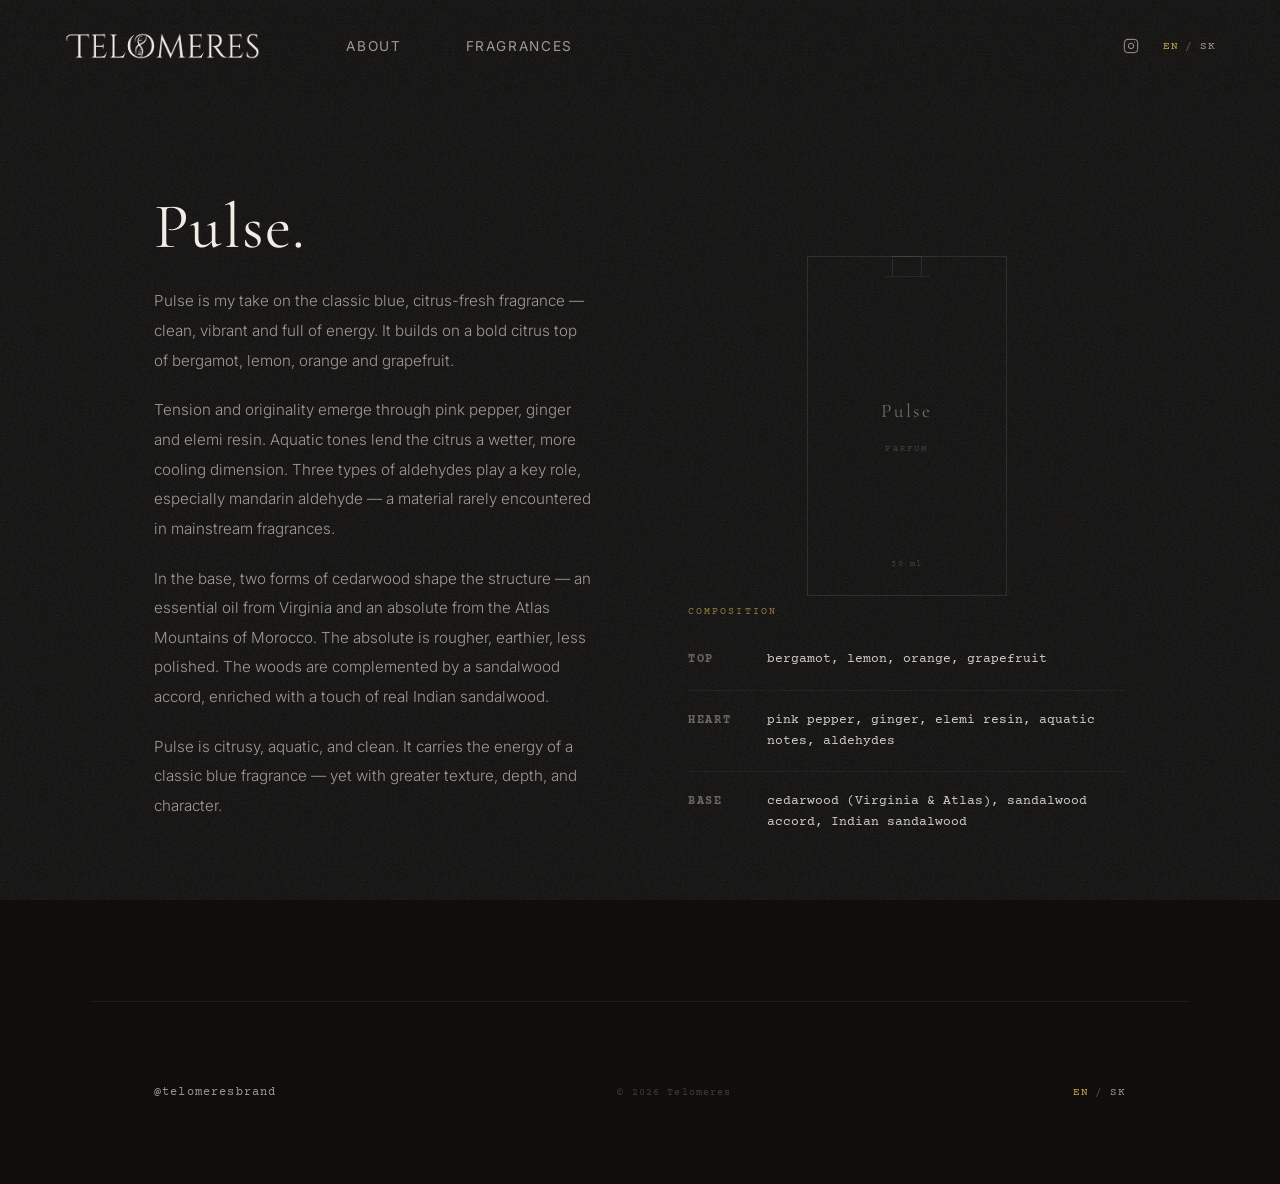
<file: pulse/index.html>
<!DOCTYPE html>
<html lang="en">
<head>
  <meta charset="UTF-8" />
  <meta name="viewport" content="width=device-width, initial-scale=1.0" />
  <title>Pulse — Telomeres</title>
  <link rel="icon" type="image/png" href="../assets/favicon.png" />
  <link rel="apple-touch-icon" href="../assets/favicon.png" />
  <link rel="preconnect" href="https://fonts.googleapis.com" />
  <link rel="preconnect" href="https://fonts.gstatic.com" crossorigin />
  <link href="https://fonts.googleapis.com/css2?family=Cormorant+Garamond:ital,wght@0,300;0,400;0,500;0,600;1,300;1,400&family=Inter:wght@300;400;500&family=Courier+Prime:ital,wght@0,400;0,700;1,400&display=swap" rel="stylesheet" />
  <link rel="stylesheet" href="../assets/style.css" />
</head>
<body>

  <!-- ─── NAVIGATION ─── -->
  <nav>
    <a href="../index.html" class="nav-logo"><img src="../assets/logo_transparent.png" alt="Telomeres" class="nav-logo-img" /></a>
        <ul class="nav-links">
      <li><a href="../index.html#about" data-en="About" data-sk="O nás">About</a></li>
      <li><a href="../index.html#fragrances" data-en="Fragrances" data-sk="Vône">Fragrances</a></li>
    </ul>
    <div class="nav-right">
      <a href="https://instagram.com/telomeresbrand" class="nav-ig" target="_blank" rel="noopener" aria-label="Instagram">
        <svg width="16" height="16" viewBox="0 0 24 24" fill="none" stroke="currentColor" stroke-width="1.5" stroke-linecap="round" stroke-linejoin="round"><rect x="2" y="2" width="20" height="20" rx="5" ry="5"/><path d="M16 11.37A4 4 0 1 1 12.63 8 4 4 0 0 1 16 11.37z"/><line x1="17.5" y1="6.5" x2="17.51" y2="6.5"/></svg>
      </a>
      <button class="lang-toggle" id="langToggleNav" aria-label="Toggle language">
        <span class="lang-en lang-active">EN</span>
        <span class="lang-divider">/</span>
        <span class="lang-sk">SK</span>
      </button>
    </div>
  </nav>

  <!-- ─── CONTENT ─── -->
  <div class="detail-section page-top" style="padding-top: 12rem;">
    <div class="orlando-inner">
      <div class="orlando-text">
        <h2 class="fade-in" data-en="Pulse." data-sk="Pulse.">Pulse.</h2>

        <p class="orlando-story fade-in" data-en="Pulse is my take on the classic blue, citrus-fresh fragrance — clean, vibrant and full of energy. It builds on a bold citrus top of bergamot, lemon, orange and grapefruit." data-sk="Pulse je moja predstava klasickej modrej, citrusovo-sviežej vône. Je čistý a plný energie. Stojí na výraznej citrusovej hlave, ktorú tvorí bergamot, citrón, pomaranč a grapefruit.">Pulse is my take on the classic blue, citrus-fresh fragrance — clean, vibrant and full of energy. It builds on a bold citrus top of bergamot, lemon, orange and grapefruit.</p>

        <p class="orlando-story fade-in" data-en="Tension and originality emerge through pink pepper, ginger and elemi resin. Aquatic tones lend the citrus a wetter, more cooling dimension. Three types of aldehydes play a key role, especially mandarin aldehyde — a material rarely encountered in mainstream fragrances." data-sk="Napätie a originálnosť do kompozície prinášajú ružové korenie, zázvor a živica elemi. Akvatické tóny dodávajú citrusom mokrejší a chladivejší rozmer. Výraznú úlohu tu zohrávajú aj tri druhy aldehydov, najmä mandarinkový aldehyd, ktorý v mainstream vôňach nemáme možnosť cítiť.">Tension and originality emerge through pink pepper, ginger and elemi resin. Aquatic tones lend the citrus a wetter, more cooling dimension. Three types of aldehydes play a key role, especially mandarin aldehyde — a material rarely encountered in mainstream fragrances.</p>

        <p class="orlando-story fade-in" data-en="In the base, two forms of cedarwood shape the structure — an essential oil from Virginia and an absolute from the Atlas Mountains of Morocco. The absolute is rougher, earthier, less polished. The woods are complemented by a sandalwood accord, enriched with a touch of real Indian sandalwood." data-sk="V základe som použil dve formy cédrového dreva – esenciálny olej z Virgínie a absolut z marockého pohoria Atlas. Absolut pôsobí drsnejšie, zemitejšie a menej uhladene. Drevá dopĺňa santalový akord s dotykom pravého indického santalu.">In the base, two forms of cedarwood shape the structure — an essential oil from Virginia and an absolute from the Atlas Mountains of Morocco. The absolute is rougher, earthier, less polished. The woods are complemented by a sandalwood accord, enriched with a touch of real Indian sandalwood.</p>

        <p class="orlando-story fade-in" data-en="Pulse is citrusy, aquatic, and clean. It carries the energy of a classic blue fragrance — yet with greater texture, depth, and character." data-sk="Pulse je citrusový, akvatický a čistý. Má energiu klasického modrého parfumu, no viac textúry, hĺbky a charakteru.">Pulse is citrusy, aquatic, and clean. It carries the energy of a classic blue fragrance — yet with greater texture, depth, and character.</p>
      </div>

      <div class="orlando-visual fade-in">
        <div class="bottle-placeholder">
          <span class="bottle-label-text">Pulse</span>
          <span class="bottle-sub" data-en="Parfum" data-sk="Parfum">Parfum</span>
          <span class="bottle-volume">50 ml</span>
        </div>

        <div class="notes-block fade-in">
          <p class="notes-title" data-en="Composition" data-sk="Zloženie">Composition</p>

          <div class="note-row">
            <span class="note-label" data-en="Top" data-sk="Hlava">Top</span>
            <span class="note-values" data-en="bergamot, lemon, orange, grapefruit" data-sk="bergamot, citrón, pomaranč, grep">bergamot, lemon, orange, grapefruit</span>
          </div>

          <div class="note-row">
            <span class="note-label" data-en="Heart" data-sk="Srdce">Heart</span>
            <span class="note-values" data-en="pink pepper, ginger, elemi resin, aquatic notes, aldehydes" data-sk="ružové korenie, zázvor, živica elemi, akvatické tóny, aldehydy">pink pepper, ginger, elemi resin, aquatic notes, aldehydes</span>
          </div>

          <div class="note-row">
            <span class="note-label" data-en="Base" data-sk="Základ">Base</span>
            <span class="note-values" data-en="cedarwood (Virginia &amp; Atlas), sandalwood accord, Indian sandalwood" data-sk="cédrové drevo (Virgínia &amp; Atlas), santalový akord, indický santal">cedarwood (Virginia &amp; Atlas), sandalwood accord, Indian sandalwood</span>
          </div>
        </div>
      </div>
    </div>
  </div>

  <!-- ─── FOOTER ─── -->
  <footer>
    <a href="https://instagram.com/telomeresbrand" class="footer-instagram" target="_blank" rel="noopener">@telomeresbrand</a>
    <span class="footer-copy" data-en="© 2026 Telomeres" data-sk="© 2026 Telomeres">© 2026 Telomeres</span>
    <button class="footer-lang" id="langToggleFooter" aria-label="Toggle language">
      <span class="lang-en lang-active">EN</span>
      <span class="lang-divider">/</span>
      <span class="lang-sk">SK</span>
    </button>
  </footer>

  <script src="../assets/script.js"></script>
</body>
</html>
</file>
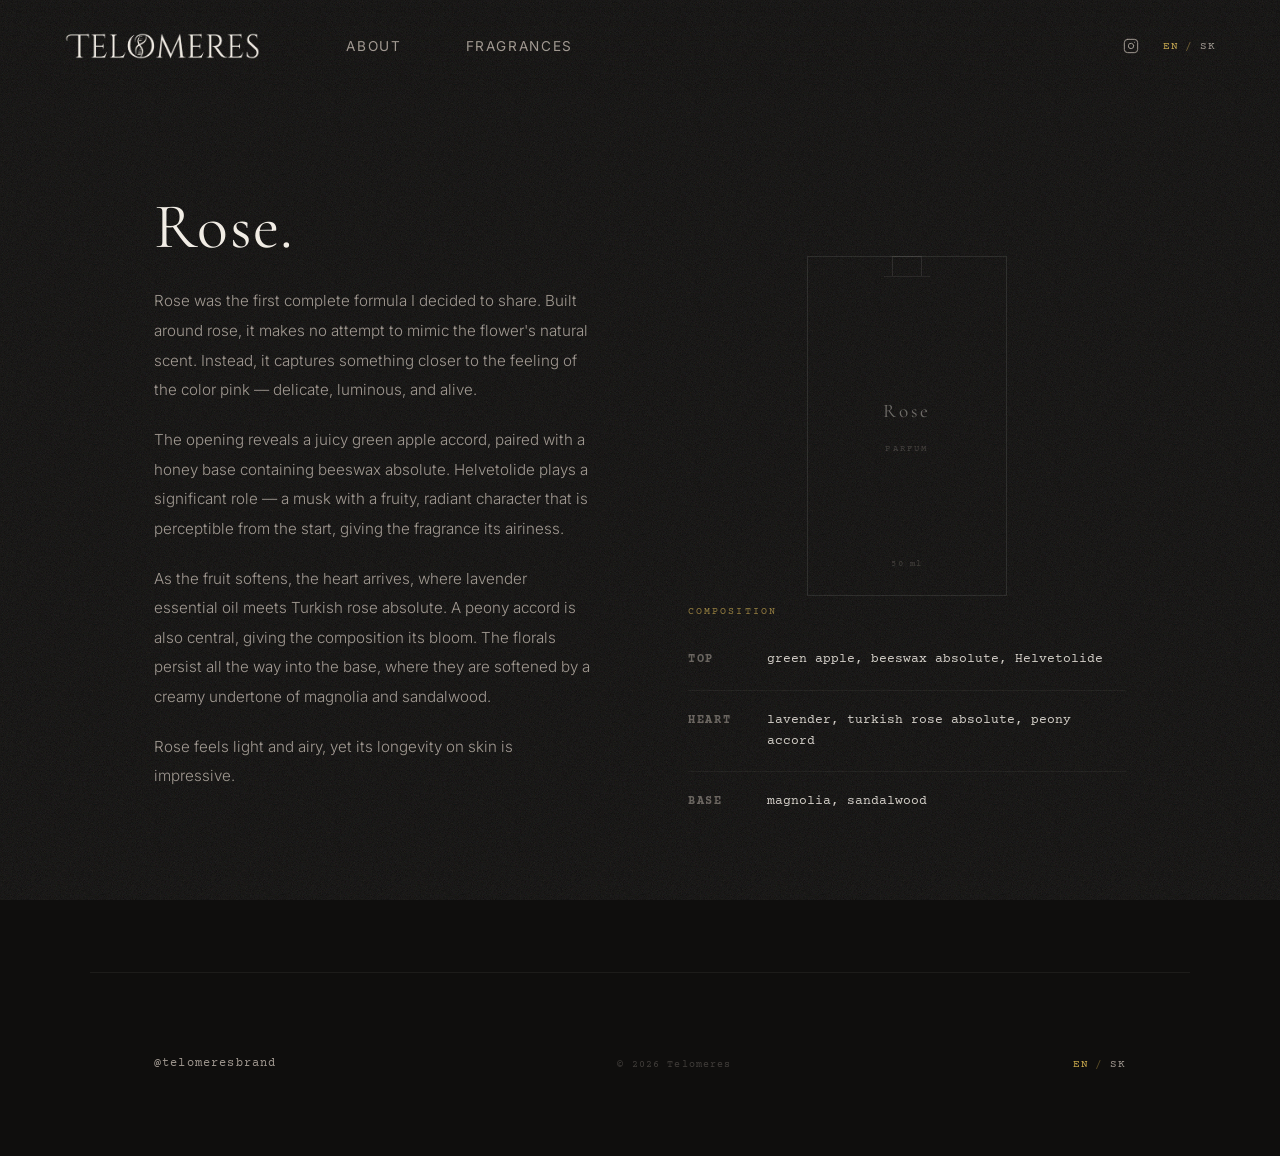
<file: rose/index.html>
<!DOCTYPE html>
<html lang="en">
<head>
  <meta charset="UTF-8" />
  <meta name="viewport" content="width=device-width, initial-scale=1.0" />
  <title>Rose — Telomeres</title>
  <link rel="icon" type="image/png" href="../assets/favicon.png" />
  <link rel="apple-touch-icon" href="../assets/favicon.png" />
  <link rel="preconnect" href="https://fonts.googleapis.com" />
  <link rel="preconnect" href="https://fonts.gstatic.com" crossorigin />
  <link href="https://fonts.googleapis.com/css2?family=Cormorant+Garamond:ital,wght@0,300;0,400;0,500;0,600;1,300;1,400&family=Inter:wght@300;400;500&family=Courier+Prime:ital,wght@0,400;0,700;1,400&display=swap" rel="stylesheet" />
  <link rel="stylesheet" href="../assets/style.css" />
</head>
<body>

  <!-- ─── NAVIGATION ─── -->
  <nav>
    <a href="../index.html" class="nav-logo"><img src="../assets/logo_transparent.png" alt="Telomeres" class="nav-logo-img" /></a>
        <ul class="nav-links">
      <li><a href="../index.html#about" data-en="About" data-sk="O nás">About</a></li>
      <li><a href="../index.html#fragrances" data-en="Fragrances" data-sk="Vône">Fragrances</a></li>
    </ul>
    <div class="nav-right">
      <a href="https://instagram.com/telomeresbrand" class="nav-ig" target="_blank" rel="noopener" aria-label="Instagram">
        <svg width="16" height="16" viewBox="0 0 24 24" fill="none" stroke="currentColor" stroke-width="1.5" stroke-linecap="round" stroke-linejoin="round"><rect x="2" y="2" width="20" height="20" rx="5" ry="5"/><path d="M16 11.37A4 4 0 1 1 12.63 8 4 4 0 0 1 16 11.37z"/><line x1="17.5" y1="6.5" x2="17.51" y2="6.5"/></svg>
      </a>
      <button class="lang-toggle" id="langToggleNav" aria-label="Toggle language">
        <span class="lang-en lang-active">EN</span>
        <span class="lang-divider">/</span>
        <span class="lang-sk">SK</span>
      </button>
    </div>
  </nav>

  <!-- ─── CONTENT ─── -->
  <div class="detail-section page-top" style="padding-top: 12rem;">
    <div class="orlando-inner">
      <div class="orlando-text">
        <h2 class="fade-in" data-en="Rose." data-sk="Rose.">Rose.</h2>

        <p class="orlando-story fade-in" data-en="Rose was the first complete formula I decided to share. Built around rose, it makes no attempt to mimic the flower's natural scent. Instead, it captures something closer to the feeling of the color pink — delicate, luminous, and alive." data-sk="Rose, pôvodne Ružová, bola mojou prvou úplnou formulou, ktorú som sa rozhodol zdieľať. Je postavená na ruži, no nesnaží sa napodobniť jej prirodzenú vôňu. Zachytáva skôr pocit ružovej farby – jemnej, svetlej a živej.">Rose was the first complete formula I decided to share. Built around rose, it makes no attempt to mimic the flower's natural scent. Instead, it captures something closer to the feeling of the color pink — delicate, luminous, and alive.</p>

        <p class="orlando-story fade-in" data-en="The opening reveals a juicy green apple accord, paired with a honey base containing beeswax absolute. Helvetolide plays a significant role — a musk with a fruity, radiant character that is perceptible from the start, giving the fragrance its airiness." data-sk="V úvode sa objavuje akord šťavnatého zeleného jablka, doplnený o medový base, v ktorom je absolut z včelieho vosku. Výraznú úlohu tu zohráva aj Helvetolide – pižmo s ovocným, žiarivým charakterom, ktoré je cítiť už od začiatku a dodáva vôni vzdušnosť.">The opening reveals a juicy green apple accord, paired with a honey base containing beeswax absolute. Helvetolide plays a significant role — a musk with a fruity, radiant character that is perceptible from the start, giving the fragrance its airiness.</p>

        <p class="orlando-story fade-in" data-en="As the fruit softens, the heart arrives, where lavender essential oil meets Turkish rose absolute. A peony accord is also central, giving the composition its bloom. The florals persist all the way into the base, where they are softened by a creamy undertone of magnolia and sandalwood." data-sk="Po ovocnom otvorení prichádza srdce, v ktorom sa esenciálny olej levandule spája s absolutom z tureckej ruže. Dôležitou súčasťou kompozície je aj pivóniový akord, vďaka ktorému vôňa rozkvitá. Kvety pretrvávajú až do základu, kde ich zjemňuje krémový podtón magnólie a santalu.">As the fruit softens, the heart arrives, where lavender essential oil meets Turkish rose absolute. A peony accord is also central, giving the composition its bloom. The florals persist all the way into the base, where they are softened by a creamy undertone of magnolia and sandalwood.</p>

        <p class="orlando-story fade-in" data-en="Rose feels light and airy, yet its longevity on skin is impressive." data-sk="Rose pôsobí ľahko a vzdušne, no napriek tomu má obdivuhodnú výdrž.">Rose feels light and airy, yet its longevity on skin is impressive.</p>
      </div>

      <div class="orlando-visual fade-in">
        <div class="bottle-placeholder">
          <span class="bottle-label-text">Rose</span>
          <span class="bottle-sub" data-en="Parfum" data-sk="Parfum">Parfum</span>
          <span class="bottle-volume">50 ml</span>
        </div>

        <div class="notes-block fade-in">
          <p class="notes-title" data-en="Composition" data-sk="Zloženie">Composition</p>

          <div class="note-row">
            <span class="note-label" data-en="Top" data-sk="Hlava">Top</span>
            <span class="note-values" data-en="green apple, beeswax absolute, Helvetolide" data-sk="zelené jablko, absolut z včelieho vosku, Helvetolide">green apple, beeswax absolute, Helvetolide</span>
          </div>

          <div class="note-row">
            <span class="note-label" data-en="Heart" data-sk="Srdce">Heart</span>
            <span class="note-values" data-en="lavender, turkish rose absolute, peony accord" data-sk="levanduľa, absolut z tureckej ruže, pivóniový akord">lavender, turkish rose absolute, peony accord</span>
          </div>

          <div class="note-row">
            <span class="note-label" data-en="Base" data-sk="Základ">Base</span>
            <span class="note-values" data-en="magnolia, sandalwood" data-sk="magnólia, santalové drevo">magnolia, sandalwood</span>
          </div>
        </div>
      </div>
    </div>
  </div>

  <!-- ─── FOOTER ─── -->
  <footer>
    <a href="https://instagram.com/telomeresbrand" class="footer-instagram" target="_blank" rel="noopener">@telomeresbrand</a>
    <span class="footer-copy" data-en="© 2026 Telomeres" data-sk="© 2026 Telomeres">© 2026 Telomeres</span>
    <button class="footer-lang" id="langToggleFooter" aria-label="Toggle language">
      <span class="lang-en lang-active">EN</span>
      <span class="lang-divider">/</span>
      <span class="lang-sk">SK</span>
    </button>
  </footer>

  <script src="../assets/script.js"></script>
</body>
</html>
</file>
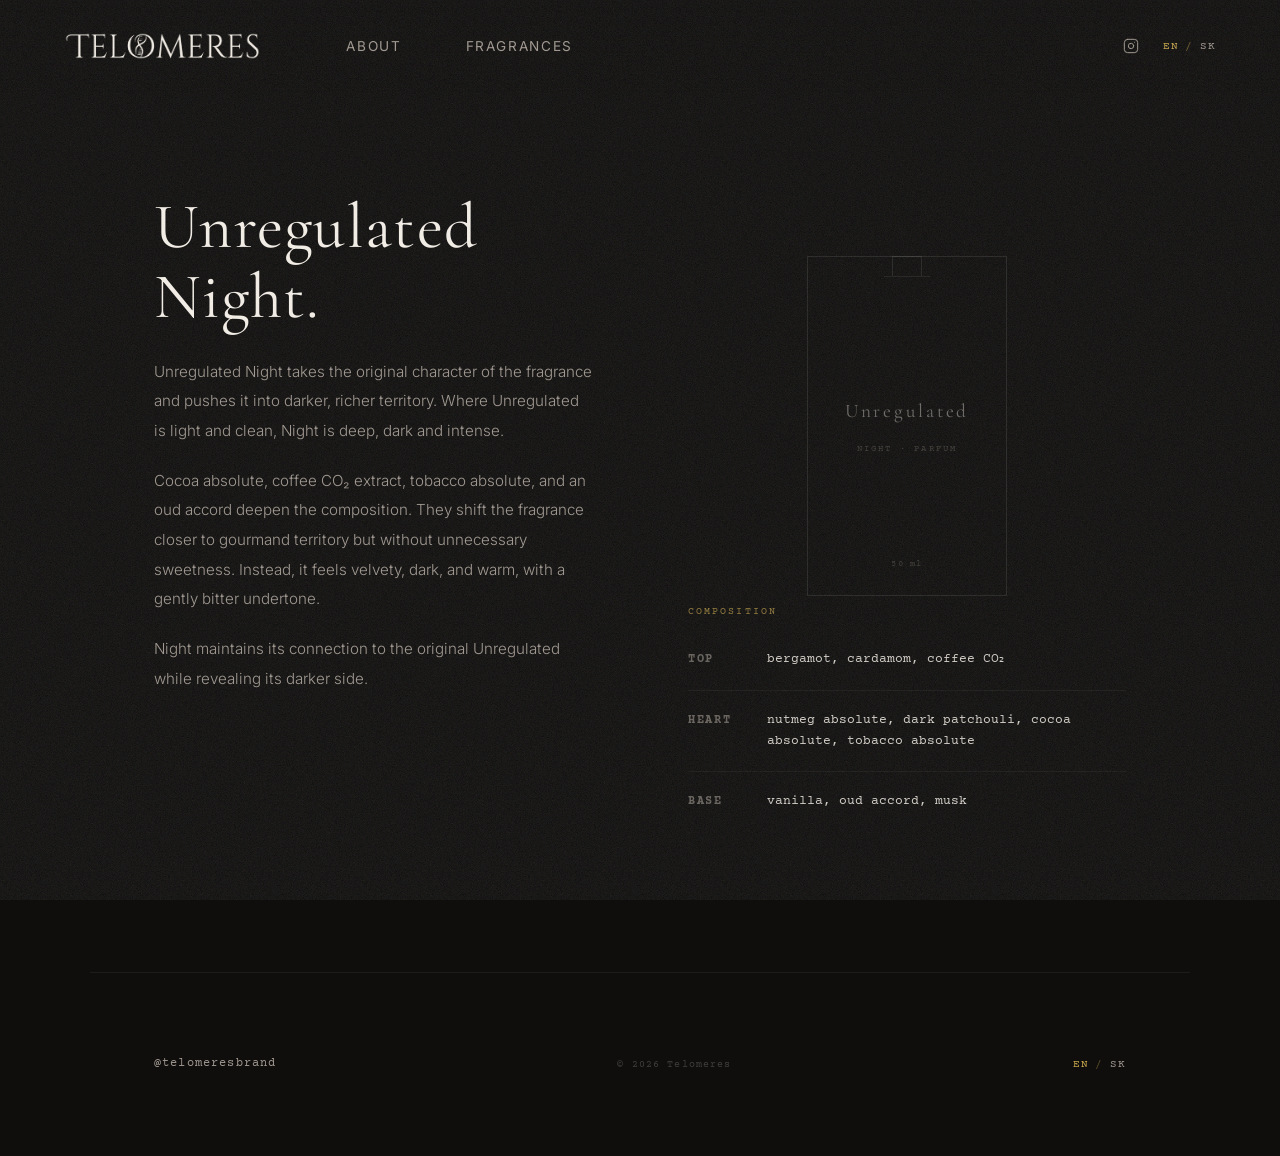
<file: unregulated-noir/index.html>
<!DOCTYPE html>
<html lang="en">
<head>
  <meta charset="UTF-8" />
  <meta name="viewport" content="width=device-width, initial-scale=1.0" />
  <title>Unregulated Night — Telomeres</title>
  <link rel="icon" type="image/png" href="../assets/favicon.png" />
  <link rel="apple-touch-icon" href="../assets/favicon.png" />
  <link rel="preconnect" href="https://fonts.googleapis.com" />
  <link rel="preconnect" href="https://fonts.gstatic.com" crossorigin />
  <link href="https://fonts.googleapis.com/css2?family=Cormorant+Garamond:ital,wght@0,300;0,400;0,500;0,600;1,300;1,400&family=Inter:wght@300;400;500&family=Courier+Prime:ital,wght@0,400;0,700;1,400&display=swap" rel="stylesheet" />
  <link rel="stylesheet" href="../assets/style.css" />
</head>
<body>

  <!-- ─── NAVIGATION ─── -->
  <nav>
    <a href="../index.html" class="nav-logo"><img src="../assets/logo_transparent.png" alt="Telomeres" class="nav-logo-img" /></a>
        <ul class="nav-links">
      <li><a href="../index.html#about" data-en="About" data-sk="O nás">About</a></li>
      <li><a href="../index.html#fragrances" data-en="Fragrances" data-sk="Vône">Fragrances</a></li>
    </ul>
    <div class="nav-right">
      <a href="https://instagram.com/telomeresbrand" class="nav-ig" target="_blank" rel="noopener" aria-label="Instagram">
        <svg width="16" height="16" viewBox="0 0 24 24" fill="none" stroke="currentColor" stroke-width="1.5" stroke-linecap="round" stroke-linejoin="round"><rect x="2" y="2" width="20" height="20" rx="5" ry="5"/><path d="M16 11.37A4 4 0 1 1 12.63 8 4 4 0 0 1 16 11.37z"/><line x1="17.5" y1="6.5" x2="17.51" y2="6.5"/></svg>
      </a>
      <button class="lang-toggle" id="langToggleNav" aria-label="Toggle language">
        <span class="lang-en lang-active">EN</span>
        <span class="lang-divider">/</span>
        <span class="lang-sk">SK</span>
      </button>
    </div>
  </nav>

  <!-- ─── CONTENT ─── -->
  <div class="detail-section page-top" style="padding-top: 12rem;">
    <div class="orlando-inner">
      <div class="orlando-text">
        <h2 class="fade-in" data-en="Unregulated Night." data-sk="Unregulated Night.">Unregulated Night.</h2>

        <p class="orlando-story fade-in" data-en="Unregulated Night takes the original character of the fragrance and pushes it into darker, richer territory. Where Unregulated is light and clean, Night is deep, dark and intense." data-sk="Unregulated Night rozvíja pôvodný charakter vône smerom do tmavších a sýtejších polôh. Tam, kde je Unregulated svetlý a čistý, Night je hlboký, temný a intenzívny.">Unregulated Night takes the original character of the fragrance and pushes it into darker, richer territory. Where Unregulated is light and clean, Night is deep, dark and intense.</p>

        <p class="orlando-story fade-in" data-en="Cocoa absolute, coffee CO₂ extract, tobacco absolute, and an oud accord deepen the composition. They shift the fragrance closer to gourmand territory but without unnecessary sweetness. Instead, it feels velvety, dark, and warm, with a gently bitter undertone." data-sk="Do kompozície som pridal kakaový absolut, kávový CO₂ extrakt, tabakový absolut a oudový akord. Vďaka nim sa vôňa presúva bližšie ku gourmand teritóriu, no bez zbytočnej sladkosti. Namiesto toho pôsobí zamatovo, tmavo a hrejivo, s jemne horkastým podtónom.">Cocoa absolute, coffee CO₂ extract, tobacco absolute, and an oud accord deepen the composition. They shift the fragrance closer to gourmand territory but without unnecessary sweetness. Instead, it feels velvety, dark, and warm, with a gently bitter undertone.</p>

        <p class="orlando-story fade-in" data-en="Night maintains its connection to the original Unregulated while revealing its darker side." data-sk="Night si zachováva spojenie s pôvodným Unregulated, ale ukazuje jeho temnú stránku.">Night maintains its connection to the original Unregulated while revealing its darker side.</p>
      </div>

      <div class="orlando-visual fade-in">
        <div class="bottle-placeholder">
          <span class="bottle-label-text">Unregulated</span>
          <span class="bottle-sub" data-en="Night · Parfum" data-sk="Night · Parfum">Night · Parfum</span>
          <span class="bottle-volume">50 ml</span>
        </div>

        <div class="notes-block fade-in">
          <p class="notes-title" data-en="Composition" data-sk="Zloženie">Composition</p>

          <div class="note-row">
            <span class="note-label" data-en="Top" data-sk="Hlava">Top</span>
            <span class="note-values" data-en="bergamot, cardamom, coffee CO₂" data-sk="bergamot, kardamóm, kávové CO₂">bergamot, cardamom, coffee CO₂</span>
          </div>

          <div class="note-row">
            <span class="note-label" data-en="Heart" data-sk="Srdce">Heart</span>
            <span class="note-values" data-en="nutmeg absolute, dark patchouli, cocoa absolute, tobacco absolute" data-sk="muškátový orech absolute, tmavé pačuli, kakao absolute, tabak absolute">nutmeg absolute, dark patchouli, cocoa absolute, tobacco absolute</span>
          </div>

          <div class="note-row">
            <span class="note-label" data-en="Base" data-sk="Základ">Base</span>
            <span class="note-values" data-en="vanilla, oud accord, musk" data-sk="vanilka, oudový akord, pižmo">vanilla, oud accord, musk</span>
          </div>
        </div>
      </div>
    </div>
  </div>

  <!-- ─── FOOTER ─── -->
  <footer>
    <a href="https://instagram.com/telomeresbrand" class="footer-instagram" target="_blank" rel="noopener">@telomeresbrand</a>
    <span class="footer-copy" data-en="© 2026 Telomeres" data-sk="© 2026 Telomeres">© 2026 Telomeres</span>
    <button class="footer-lang" id="langToggleFooter" aria-label="Toggle language">
      <span class="lang-en lang-active">EN</span>
      <span class="lang-divider">/</span>
      <span class="lang-sk">SK</span>
    </button>
  </footer>

  <script src="../assets/script.js"></script>
</body>
</html>
</file>
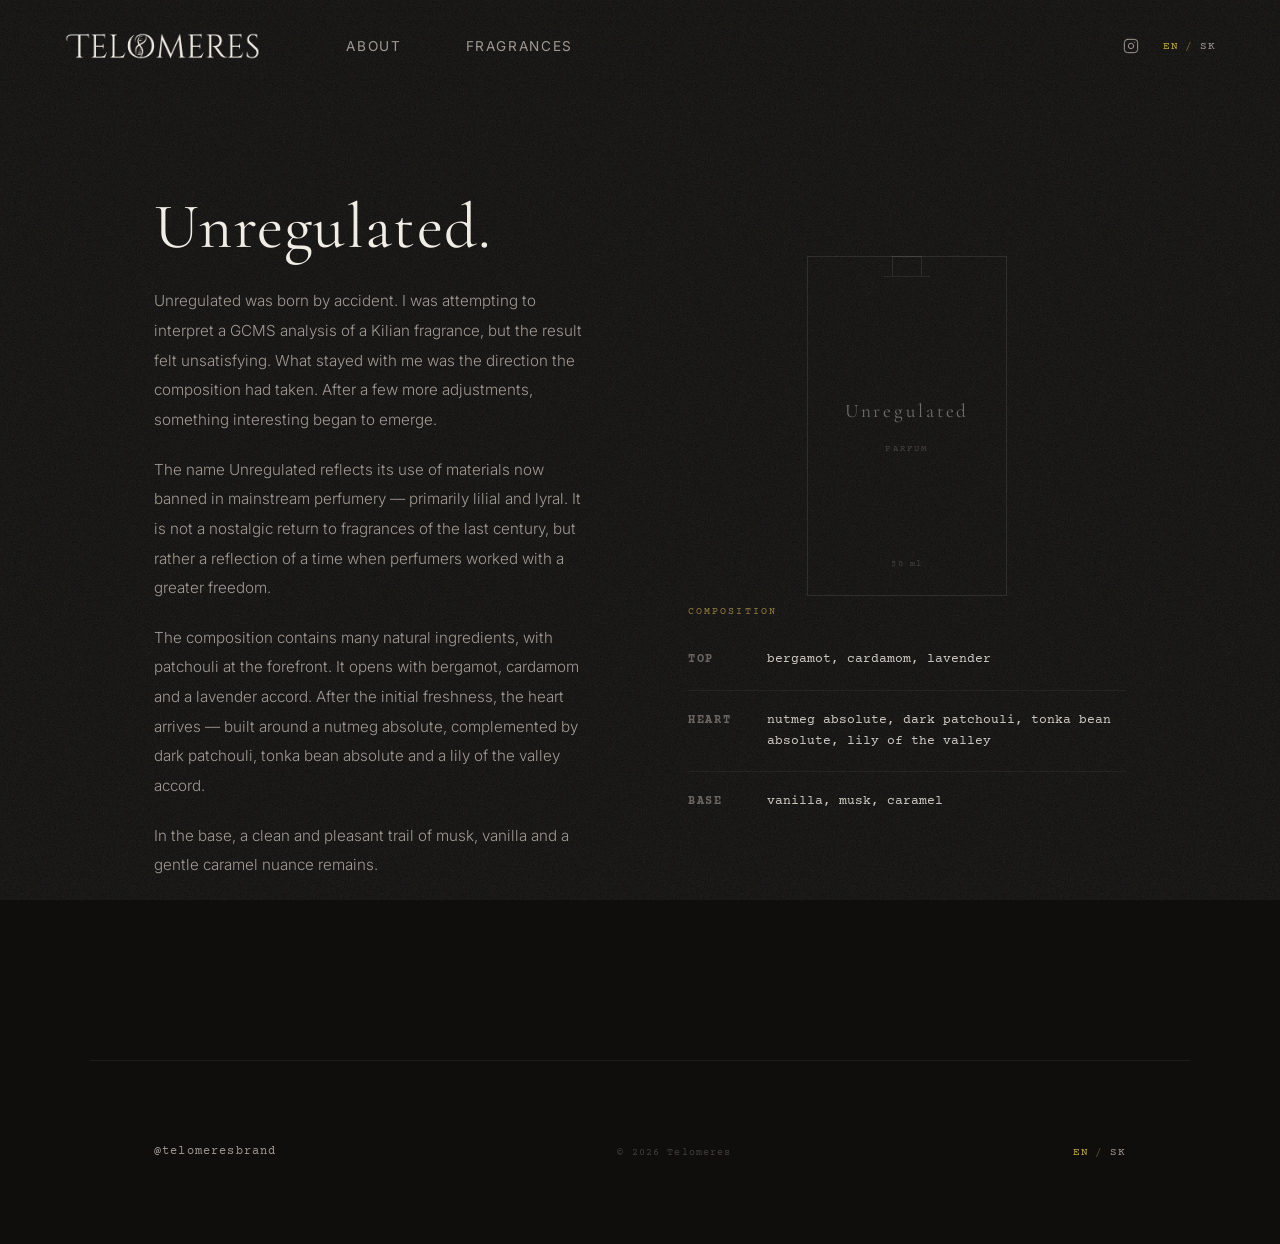
<file: unregulated/index.html>
<!DOCTYPE html>
<html lang="en">
<head>
  <meta charset="UTF-8" />
  <meta name="viewport" content="width=device-width, initial-scale=1.0" />
  <title>Unregulated — Telomeres</title>
  <link rel="icon" type="image/png" href="../assets/favicon.png" />
  <link rel="apple-touch-icon" href="../assets/favicon.png" />
  <link rel="preconnect" href="https://fonts.googleapis.com" />
  <link rel="preconnect" href="https://fonts.gstatic.com" crossorigin />
  <link href="https://fonts.googleapis.com/css2?family=Cormorant+Garamond:ital,wght@0,300;0,400;0,500;0,600;1,300;1,400&family=Inter:wght@300;400;500&family=Courier+Prime:ital,wght@0,400;0,700;1,400&display=swap" rel="stylesheet" />
  <link rel="stylesheet" href="../assets/style.css" />
</head>
<body>

  <!-- ─── NAVIGATION ─── -->
  <nav>
    <a href="../index.html" class="nav-logo"><img src="../assets/logo_transparent.png" alt="Telomeres" class="nav-logo-img" /></a>
        <ul class="nav-links">
      <li><a href="../index.html#about" data-en="About" data-sk="O nás">About</a></li>
      <li><a href="../index.html#fragrances" data-en="Fragrances" data-sk="Vône">Fragrances</a></li>
    </ul>
    <div class="nav-right">
      <a href="https://instagram.com/telomeresbrand" class="nav-ig" target="_blank" rel="noopener" aria-label="Instagram">
        <svg width="16" height="16" viewBox="0 0 24 24" fill="none" stroke="currentColor" stroke-width="1.5" stroke-linecap="round" stroke-linejoin="round"><rect x="2" y="2" width="20" height="20" rx="5" ry="5"/><path d="M16 11.37A4 4 0 1 1 12.63 8 4 4 0 0 1 16 11.37z"/><line x1="17.5" y1="6.5" x2="17.51" y2="6.5"/></svg>
      </a>
      <button class="lang-toggle" id="langToggleNav" aria-label="Toggle language">
        <span class="lang-en lang-active">EN</span>
        <span class="lang-divider">/</span>
        <span class="lang-sk">SK</span>
      </button>
    </div>
  </nav>

  <!-- ─── CONTENT ─── -->
  <div class="detail-section page-top" style="padding-top: 12rem;">
    <div class="orlando-inner">
      <div class="orlando-text">
        <h2 class="fade-in" data-en="Unregulated." data-sk="Unregulated.">Unregulated.</h2>

        <p class="orlando-story fade-in" data-en="Unregulated was born by accident. I was attempting to interpret a GCMS analysis of a Kilian fragrance, but the result felt unsatisfying. What stayed with me was the direction the composition had taken. After a few more adjustments, something interesting began to emerge." data-sk="Unregulated vznikol náhodou – snažil som sa interpretovať GCMS analýzu parfumu od Kilianu, no s výsledkom som nebol spokojný. Zaujal ma však smer, ktorým sa kompozícia vydala. Po niekoľkých ďalších úpravách vzniklo niečo, čo som sa rozhodol ďalej rozvíjať.">Unregulated was born by accident. I was attempting to interpret a GCMS analysis of a Kilian fragrance, but the result felt unsatisfying. What stayed with me was the direction the composition had taken. After a few more adjustments, something interesting began to emerge.</p>

        <p class="orlando-story fade-in" data-en="The name Unregulated reflects its use of materials now banned in mainstream perfumery — primarily lilial and lyral. It is not a nostalgic return to fragrances of the last century, but rather a reflection of a time when perfumers worked with a greater freedom." data-sk="Názov Unregulated odkazuje na to, že kompozícia pracuje s látkami, ktoré sú v dnešnej parfumérčine zakázané – najmä lilial a lyral. Nie je to nostalgický návrat k parfumom z minulého storočia, skôr pripomienka obdobia, keď sa tvorilo s väčšou dávkou voľnosti.">The name Unregulated reflects its use of materials now banned in mainstream perfumery — primarily lilial and lyral. It is not a nostalgic return to fragrances of the last century, but rather a reflection of a time when perfumers worked with a greater freedom.</p>

        <p class="orlando-story fade-in" data-en="The composition contains many natural ingredients, with patchouli at the forefront. It opens with bergamot, cardamom and a lavender accord. After the initial freshness, the heart arrives — built around a nutmeg absolute, complemented by dark patchouli, tonka bean absolute and a lily of the valley accord." data-sk="V kompozícii je veľa prírodných zložiek, predovšetkým pačuli. Otvára sa bergamotom, kardamómom a levanduľovým akordom. Po úvodnej sviežosti prichádza srdce postavené na absolute z muškátového orieška, ktorý dopĺňa tmavé pačuli, absolut z fazule tonka a konvalinkový akord.">The composition contains many natural ingredients, with patchouli at the forefront. It opens with bergamot, cardamom and a lavender accord. After the initial freshness, the heart arrives — built around a nutmeg absolute, complemented by dark patchouli, tonka bean absolute and a lily of the valley accord.</p>

        <p class="orlando-story fade-in" data-en="In the base, a clean and pleasant trail of musk, vanilla and a gentle caramel nuance remains." data-sk="V základe zostáva čistá, príjemná stopa pižma, vanilky a jemného karamelového nádychu, ktorý kompozícii dodáva ethyl maltol.">In the base, a clean and pleasant trail of musk, vanilla and a gentle caramel nuance remains.</p>
      </div>

      <div class="orlando-visual fade-in">
        <div class="bottle-placeholder">
          <span class="bottle-label-text">Unregulated</span>
          <span class="bottle-sub" data-en="Parfum" data-sk="Parfum">Parfum</span>
          <span class="bottle-volume">50 ml</span>
        </div>

        <div class="notes-block fade-in">
          <p class="notes-title" data-en="Composition" data-sk="Zloženie">Composition</p>

          <div class="note-row">
            <span class="note-label" data-en="Top" data-sk="Hlava">Top</span>
            <span class="note-values" data-en="bergamot, cardamom, lavender" data-sk="bergamot, kardamóm, levanduľa">bergamot, cardamom, lavender</span>
          </div>

          <div class="note-row">
            <span class="note-label" data-en="Heart" data-sk="Srdce">Heart</span>
            <span class="note-values" data-en="nutmeg absolute, dark patchouli, tonka bean absolute, lily of the valley" data-sk="muškátový orech absolute, tmavé pačuli, absolut z fazule tonka, konvalinka">nutmeg absolute, dark patchouli, tonka bean absolute, lily of the valley</span>
          </div>

          <div class="note-row">
            <span class="note-label" data-en="Base" data-sk="Základ">Base</span>
            <span class="note-values" data-en="vanilla, musk, caramel" data-sk="vanilka, pižmo, karamel">vanilla, musk, caramel</span>
          </div>
        </div>
      </div>
    </div>
  </div>

  <!-- ─── FOOTER ─── -->
  <footer>
    <a href="https://instagram.com/telomeresbrand" class="footer-instagram" target="_blank" rel="noopener">@telomeresbrand</a>
    <span class="footer-copy" data-en="© 2026 Telomeres" data-sk="© 2026 Telomeres">© 2026 Telomeres</span>
    <button class="footer-lang" id="langToggleFooter" aria-label="Toggle language">
      <span class="lang-en lang-active">EN</span>
      <span class="lang-divider">/</span>
      <span class="lang-sk">SK</span>
    </button>
  </footer>

  <script src="../assets/script.js"></script>
</body>
</html>
</file>
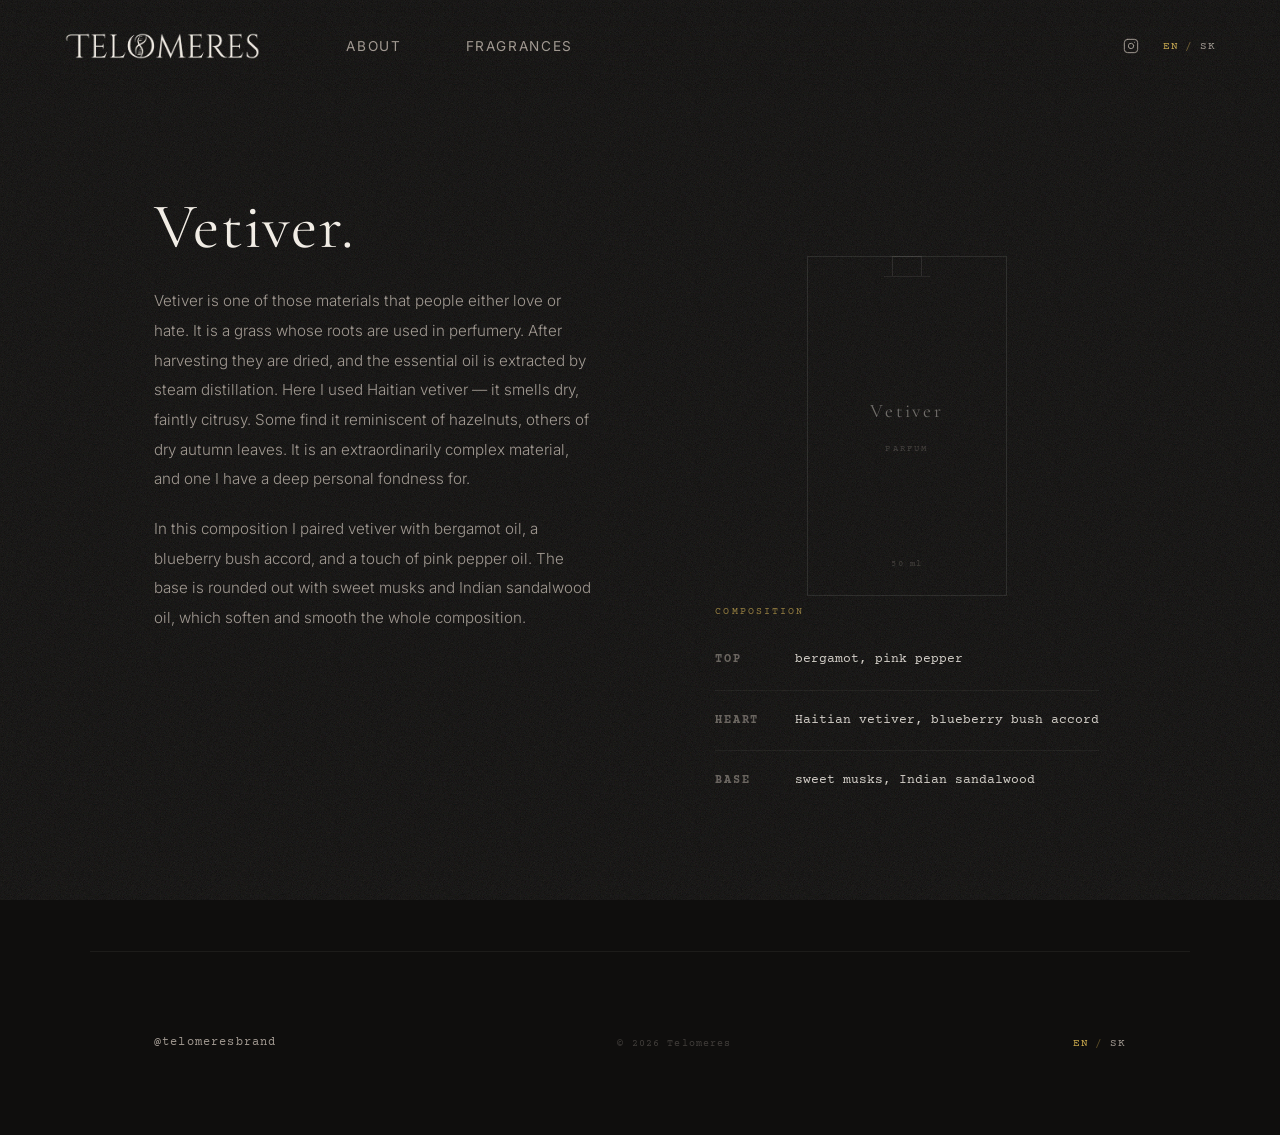
<file: vetiver/index.html>
<!DOCTYPE html>
<html lang="en">
<head>
  <meta charset="UTF-8" />
  <meta name="viewport" content="width=device-width, initial-scale=1.0" />
  <title>Vetiver — Telomeres</title>
  <link rel="icon" type="image/png" href="../assets/favicon.png" />
  <link rel="apple-touch-icon" href="../assets/favicon.png" />
  <link rel="preconnect" href="https://fonts.googleapis.com" />
  <link rel="preconnect" href="https://fonts.gstatic.com" crossorigin />
  <link href="https://fonts.googleapis.com/css2?family=Cormorant+Garamond:ital,wght@0,300;0,400;0,500;0,600;1,300;1,400&family=Inter:wght@300;400;500&family=Courier+Prime:ital,wght@0,400;0,700;1,400&display=swap" rel="stylesheet" />
  <link rel="stylesheet" href="../assets/style.css" />
</head>
<body>

  <!-- ─── NAVIGATION ─── -->
  <nav>
    <a href="../index.html" class="nav-logo"><img src="../assets/logo_transparent.png" alt="Telomeres" class="nav-logo-img" /></a>
        <ul class="nav-links">
      <li><a href="../index.html#about" data-en="About" data-sk="O nás">About</a></li>
      <li><a href="../index.html#fragrances" data-en="Fragrances" data-sk="Vône">Fragrances</a></li>
    </ul>
    <div class="nav-right">
      <a href="https://instagram.com/telomeresbrand" class="nav-ig" target="_blank" rel="noopener" aria-label="Instagram">
        <svg width="16" height="16" viewBox="0 0 24 24" fill="none" stroke="currentColor" stroke-width="1.5" stroke-linecap="round" stroke-linejoin="round"><rect x="2" y="2" width="20" height="20" rx="5" ry="5"/><path d="M16 11.37A4 4 0 1 1 12.63 8 4 4 0 0 1 16 11.37z"/><line x1="17.5" y1="6.5" x2="17.51" y2="6.5"/></svg>
      </a>
      <button class="lang-toggle" id="langToggleNav" aria-label="Toggle language">
        <span class="lang-en lang-active">EN</span>
        <span class="lang-divider">/</span>
        <span class="lang-sk">SK</span>
      </button>
    </div>
  </nav>

  <!-- ─── CONTENT ─── -->
  <div class="detail-section page-top" style="padding-top: 12rem;">
    <div class="orlando-inner">
      <div class="orlando-text">
        <h2 class="fade-in" data-en="Vetiver." data-sk="Vetiver.">Vetiver.</h2>

        <p class="orlando-story fade-in" data-en="Vetiver is one of those materials that people either love or hate. It is a grass whose roots are used in perfumery. After harvesting they are dried, and the essential oil is extracted by steam distillation. Here I used Haitian vetiver — it smells dry, faintly citrusy. Some find it reminiscent of hazelnuts, others of dry autumn leaves. It is an extraordinarily complex material, and one I have a deep personal fondness for." data-sk="Vetiver je jedna zo surovín, ktoré človek buď miluje, alebo neznáša. Je to tráva, z ktorej sa v parfumérii používajú korene. Po zbere sa sušia a parnou destiláciou sa z nich získava esenciálny olej. Tu som použil haitský vetiver. Vonia sucho, jemne citrusovo, niekomu pripomína lieskové oriešky, inému suché listy v jesennom lese. Je to veľmi komplexná látka a osobne ju mám veľmi rád.">Vetiver is one of those materials that people either love or hate. It is a grass whose roots are used in perfumery. After harvesting they are dried, and the essential oil is extracted by steam distillation. Here I used Haitian vetiver — it smells dry, faintly citrusy. Some find it reminiscent of hazelnuts, others of dry autumn leaves. It is an extraordinarily complex material, and one I have a deep personal fondness for.</p>

        <p class="orlando-story fade-in" data-en="In this composition I paired vetiver with bergamot oil, a blueberry bush accord, and a touch of pink pepper oil. The base is rounded out with sweet musks and Indian sandalwood oil, which soften and smooth the whole composition." data-sk="V tejto kompozícii som vetiver doplnil bergamotovým olejom, akordom čučoriedkového kríku a trochou oleja z ružového korenia. V základe sú sladké pižmá a olej z indického santalového dreva, ktoré celú kompozíciu zjemňujú a uhladzujú.">In this composition I paired vetiver with bergamot oil, a blueberry bush accord, and a touch of pink pepper oil. The base is rounded out with sweet musks and Indian sandalwood oil, which soften and smooth the whole composition.</p>
      </div>

      <div class="orlando-visual fade-in">
        <div class="bottle-placeholder">
          <span class="bottle-label-text">Vetiver</span>
          <span class="bottle-sub" data-en="Parfum" data-sk="Parfum">Parfum</span>
          <span class="bottle-volume">50 ml</span>
        </div>

        <div class="notes-block fade-in">
          <p class="notes-title" data-en="Composition" data-sk="Zloženie">Composition</p>

          <div class="note-row">
            <span class="note-label" data-en="Top" data-sk="Hlava">Top</span>
            <span class="note-values" data-en="bergamot, pink pepper" data-sk="bergamot, ružové korenie">bergamot, pink pepper</span>
          </div>

          <div class="note-row">
            <span class="note-label" data-en="Heart" data-sk="Srdce">Heart</span>
            <span class="note-values" data-en="Haitian vetiver, blueberry bush accord" data-sk="haitský vetiver, akord čučoriedkového kríku">Haitian vetiver, blueberry bush accord</span>
          </div>

          <div class="note-row">
            <span class="note-label" data-en="Base" data-sk="Základ">Base</span>
            <span class="note-values" data-en="sweet musks, Indian sandalwood" data-sk="sladké pižmá, indický santal">sweet musks, Indian sandalwood</span>
          </div>
        </div>
      </div>
    </div>
  </div>

  <!-- ─── FOOTER ─── -->
  <footer>
    <a href="https://instagram.com/telomeresbrand" class="footer-instagram" target="_blank" rel="noopener">@telomeresbrand</a>
    <span class="footer-copy" data-en="© 2026 Telomeres" data-sk="© 2026 Telomeres">© 2026 Telomeres</span>
    <button class="footer-lang" id="langToggleFooter" aria-label="Toggle language">
      <span class="lang-en lang-active">EN</span>
      <span class="lang-divider">/</span>
      <span class="lang-sk">SK</span>
    </button>
  </footer>

  <script src="../assets/script.js"></script>
</body>
</html>
</file>
<file: assets/style.css>
*, *::before, *::after {
  box-sizing: border-box;
  margin: 0;
  padding: 0;
}

:root {
  --bg: #0f0e0d;
  --text: #f5f0e8;
  --text-muted: #a09890;
  --accent: #c9a84c;
  --font-serif: 'Cormorant Garamond', Georgia, serif;
  --font-sans: 'Inter', system-ui, sans-serif;
  --font-mono: 'Courier Prime', 'Courier New', monospace;
}

html {
  scroll-behavior: smooth;
  overflow-x: hidden;
}

body {
  background-color: var(--bg);
  color: var(--text);
  font-family: var(--font-sans);
  font-weight: 300;
  line-height: 1.6;
  -webkit-font-smoothing: antialiased;
  overflow-x: hidden;
}

/* ─── GRAIN OVERLAY ───────────────────────────────────── */

body::after {
  content: '';
  position: fixed;
  inset: 0;
  width: 100%;
  height: 100%;
  pointer-events: none;
  z-index: 9999;
  opacity: 0.12;
  background-image: url("data:image/svg+xml,%3Csvg viewBox='0 0 256 256' xmlns='http://www.w3.org/2000/svg'%3E%3Cfilter id='grain'%3E%3CfeTurbulence type='fractalNoise' baseFrequency='0.85' numOctaves='4' stitchTiles='stitch'/%3E%3C/filter%3E%3Crect width='100%25' height='100%25' filter='url(%23grain)'/%3E%3C/svg%3E");
  background-repeat: repeat;
  background-size: 180px 180px;
}

/* ─── NAVIGATION ─────────────────────────────────────── */

nav {
  position: fixed;
  top: 0;
  left: 0;
  right: 0;
  z-index: 100;
  display: flex;
  align-items: center;
  justify-content: flex-start;
  padding: 2rem 4rem;
  background: linear-gradient(to bottom, rgba(15,14,13,1) 0%, rgba(15,14,13,0.7) 60%, transparent 100%);
}

.nav-logo {
  text-decoration: none;
  display: flex;
  align-items: center;
}

.nav-logo-img {
  height: 28px;
  width: auto;
  display: block;
}

.nav-links {
  display: flex;
  align-items: center;
  gap: 4rem;
  list-style: none;
  margin-left: 5rem;
}

.nav-links a {
  font-family: var(--font-sans);
  font-size: 0.85rem;
  font-weight: 400;
  letter-spacing: 0.12em;
  text-transform: uppercase;
  color: var(--text-muted);
  text-decoration: none;
  transition: color 0.3s ease;
}

.nav-links a:hover {
  color: var(--text);
}

.nav-right {
  display: flex;
  align-items: center;
  gap: 1.5rem;
  margin-left: auto;
}

.nav-ig {
  display: flex;
  align-items: center;
  color: var(--text-muted);
  text-decoration: none;
  transition: color 0.3s ease;
}

.nav-ig:hover {
  color: var(--text);
}

.lang-toggle {
  font-family: var(--font-mono);
  font-size: 0.7rem;
  letter-spacing: 0.1em;
  color: var(--text-muted);
  background: none;
  border: none;
  cursor: pointer;
  padding: 0.3rem 0;
  transition: color 0.3s ease;
  display: flex;
  align-items: center;
  gap: 0.4rem;
}

.lang-toggle:hover {
  color: var(--text);
}

.lang-toggle .lang-active {
  color: var(--accent);
}

.lang-toggle .lang-divider {
  color: var(--accent);
  opacity: 0.5;
}

/* ─── DIVIDER ─────────────────────────────────────────── */

.gold-line {
  width: 1px;
  height: 60px;
  background: var(--accent);
  margin: 0 auto;
  opacity: 0.6;
}

.gold-line-h {
  width: 40px;
  height: 1px;
  background: var(--accent);
  opacity: 0.5;
}

/* ─── FADE-IN ON SCROLL ───────────────────────────────── */

.fade-in {
  opacity: 0;
  transform: translateY(24px);
  transition: opacity 0.9s ease, transform 0.9s ease;
}

.fade-in.visible {
  opacity: 1;
  transform: translateY(0);
}

/* ─── HERO ────────────────────────────────────────────── */

#hero {
  min-height: 100vh;
  max-width: none;
  margin: 0;
  display: flex;
  flex-direction: column;
  align-items: center;
  justify-content: center;
  text-align: center;
  padding: 2rem;
  position: relative;
  background-image: url('background.png');
  background-size: contain;
  background-position: center;
  background-repeat: no-repeat;
}

#hero::before {
  content: '';
  position: absolute;
  inset: 0;
  background: rgba(15, 14, 13, 0.52);
  pointer-events: none;
}

#hero > * {
  position: relative;
  z-index: 1;
}

.hero-logo {
  width: clamp(280px, 60vw, 760px);
  height: auto;
  display: block;
  margin-bottom: 2.5rem;
}

.hero-tagline {
  font-family: var(--font-mono);
  font-size: clamp(0.8rem, 1.5vw, 1rem);
  font-weight: 400;
  letter-spacing: 0.05em;
  color: var(--text-muted);
}

/* ─── SECTIONS ────────────────────────────────────────── */

section {
  padding: 10rem 4rem;
  max-width: 1100px;
  margin: 0 auto;
}

.section-label {
  font-family: var(--font-mono);
  font-size: 0.65rem;
  letter-spacing: 0.2em;
  text-transform: uppercase;
  color: var(--accent);
  margin-bottom: 3rem;
  opacity: 0.8;
}

/* ─── ABOUT ───────────────────────────────────────────── */

#about {
  padding-top: 12rem;
  background-color: var(--bg);
  position: relative;
}

.about-text {
  max-width: 660px;
}

.about-text h2 {
  font-family: var(--font-serif);
  font-size: clamp(2rem, 4vw, 3rem);
  font-weight: 400;
  letter-spacing: 0.02em;
  line-height: 1.2;
  margin-bottom: 2.5rem;
  color: var(--text);
}

.about-text p {
  font-family: var(--font-sans);
  font-size: 1rem;
  font-weight: 300;
  line-height: 1.9;
  color: var(--text-muted);
  margin-bottom: 1.5rem;
}

/* ─── FRAGRANCES ──────────────────────────────────────── */

#fragrances {
  border-top: 1px solid rgba(201,168,76,0.12);
  background-color: var(--bg);
  position: relative;
}

.fragrances-header {
  margin-bottom: 5rem;
}

.fragrances-header h2 {
  font-family: var(--font-serif);
  font-size: clamp(2rem, 4vw, 3rem);
  font-weight: 400;
  letter-spacing: 0.02em;
  color: var(--text);
}

.fragrance-grid {
  display: grid;
  grid-template-columns: repeat(auto-fill, minmax(280px, 1fr));
  gap: 0;
}

.fragrance-card {
  display: block;
  text-decoration: none;
  color: inherit;
  padding: 3rem 0;
  border-top: 1px solid rgba(245,240,232,0.08);
  cursor: pointer;
  transition: border-color 0.3s ease;
}

.fragrance-card:hover {
  border-color: rgba(201,168,76,0.3);
}

.fragrance-card:hover .fragrance-name {
  color: var(--text);
}

.fragrance-number {
  font-family: var(--font-mono);
  font-size: 0.6rem;
  letter-spacing: 0.2em;
  color: var(--accent);
  opacity: 0.6;
  margin-bottom: 1rem;
}

.fragrance-name {
  font-family: var(--font-serif);
  font-size: 2rem;
  font-weight: 400;
  letter-spacing: 0.02em;
  color: var(--text);
  margin-bottom: 1rem;
  transition: color 0.3s ease;
}

.fragrance-desc {
  font-family: var(--font-sans);
  font-size: 0.85rem;
  font-weight: 300;
  color: var(--text-muted);
  line-height: 1.7;
  max-width: 280px;
}

/* ─── PERFUME DETAIL PAGES ────────────────────────────── */

.page-hero {
  min-height: 60vh;
  display: flex;
  align-items: flex-end;
  padding: 0 4rem 6rem;
  max-width: 1100px;
  margin: 0 auto;
}

.page-hero-title {
  font-family: var(--font-serif);
  font-size: clamp(3rem, 8vw, 7rem);
  font-weight: 400;
  letter-spacing: 0.02em;
  line-height: 1;
  color: var(--text);
}

.detail-section {
  padding: 0 4rem 10rem;
  max-width: 1100px;
  margin: 0 auto;
}

/* ─── VIDEO ───────────────────────────────────────────── */

.orlando-video-wrapper {
  position: relative;
  width: 100%;
  margin-bottom: 6rem;
  background: var(--bg);
}

.orlando-video {
  width: 100%;
  max-height: 70vh;
  object-fit: cover;
  display: block;
}

.video-controls {
  position: absolute;
  bottom: 1.2rem;
  right: 1.2rem;
  display: flex;
  gap: 0.6rem;
  z-index: 10;
}

.video-btn {
  background: rgba(15,14,13,0.75);
  border: 1px solid rgba(245,240,232,0.15);
  color: var(--text-muted);
  cursor: pointer;
  font-family: var(--font-mono);
  font-size: 0.6rem;
  letter-spacing: 0.12em;
  padding: 0.45rem 0.8rem;
  transition: border-color 0.3s ease, color 0.3s ease;
  text-transform: uppercase;
}

.video-btn:hover {
  border-color: rgba(201,168,76,0.5);
  color: var(--accent);
}

.video-replay-overlay {
  position: absolute;
  inset: 0;
  display: none;
  align-items: center;
  justify-content: center;
  background: rgba(15,14,13,0.45);
}

.video-replay-overlay.visible {
  display: flex;
}

.video-replay-btn {
  background: none;
  border: 1px solid rgba(245,240,232,0.25);
  color: var(--text);
  cursor: pointer;
  font-family: var(--font-mono);
  font-size: 0.65rem;
  letter-spacing: 0.2em;
  padding: 0.85rem 1.8rem;
  text-transform: uppercase;
  transition: border-color 0.3s ease, color 0.3s ease;
}

.video-replay-btn:hover {
  border-color: var(--accent);
  color: var(--accent);
}

/* ─── TWO-COLUMN LAYOUT ───────────────────────────────── */

.orlando-inner {
  display: grid;
  grid-template-columns: 1fr 1fr;
  gap: 6rem;
  align-items: start;
}

.orlando-text h2 {
  font-family: var(--font-serif);
  font-size: clamp(2.5rem, 5vw, 4rem);
  font-weight: 400;
  letter-spacing: 0.02em;
  line-height: 1.1;
  margin-bottom: 1.5rem;
  color: var(--text);
}

.orlando-story {
  font-family: var(--font-sans);
  font-size: 0.95rem;
  font-weight: 300;
  line-height: 1.95;
  color: var(--text-muted);
  margin-bottom: 1.25rem;
}

/* ─── NOTES / COMPOSITION ─────────────────────────────── */

.notes-block {
  margin-top: 0.5rem;
}

.notes-title {
  font-family: var(--font-mono);
  font-size: 0.65rem;
  letter-spacing: 0.2em;
  text-transform: uppercase;
  color: var(--accent);
  opacity: 0.7;
  margin-bottom: 1.8rem;
}

.note-row {
  display: flex;
  align-items: baseline;
  gap: 1.2rem;
  margin-bottom: 1.2rem;
  border-bottom: 1px solid rgba(245,240,232,0.05);
  padding-bottom: 1.2rem;
}

.note-row:last-child {
  border-bottom: none;
  margin-bottom: 0;
  padding-bottom: 0;
}

.note-label {
  font-family: var(--font-mono);
  font-size: 0.72rem;
  font-weight: 700;
  letter-spacing: 0.15em;
  text-transform: uppercase;
  color: var(--text-muted);
  min-width: 60px;
  opacity: 0.6;
}

.note-values {
  font-family: var(--font-mono);
  font-size: 0.82rem;
  font-weight: 400;
  color: var(--text);
  line-height: 1.6;
  opacity: 0.85;
}

/* ─── VISUALS ─────────────────────────────────────────── */

.orlando-visual {
  display: flex;
  flex-direction: column;
  align-items: center;
  justify-content: center;
  padding-top: 4rem;
}

.location-image {
  width: 100%;
  max-width: 440px;
  height: 320px;
  object-fit: cover;
  display: block;
  filter: saturate(0.15) brightness(0.65);
  transition: filter 0.6s ease;
  margin-bottom: 1.25rem;
}

.location-image:hover {
  filter: saturate(0.3) brightness(0.75);
}

.longing-image {
  width: 100%;
  max-width: 440px;
  height: auto;
  display: block;
  filter: brightness(0.85);
  transition: filter 0.6s ease;
  margin-bottom: 1.25rem;
}

.longing-image:hover {
  filter: brightness(1);
}

.bottle-placeholder {
  width: 200px;
  height: 340px;
  border: 1px solid rgba(245,240,232,0.1);
  display: flex;
  flex-direction: column;
  align-items: center;
  justify-content: center;
  gap: 1rem;
  position: relative;
}

.bottle-placeholder::before {
  content: '';
  position: absolute;
  top: -1px;
  left: 50%;
  transform: translateX(-50%);
  width: 30px;
  height: 20px;
  border: 1px solid rgba(245,240,232,0.1);
  border-bottom: none;
}

.bottle-placeholder::after {
  content: '';
  position: absolute;
  top: 19px;
  left: 50%;
  transform: translateX(-50%);
  width: 46px;
  height: 1px;
  background: rgba(245,240,232,0.08);
}

.bottle-label-text {
  font-family: var(--font-serif);
  font-size: 1.2rem;
  font-weight: 400;
  letter-spacing: 0.15em;
  color: var(--text);
  opacity: 0.4;
  text-align: center;
}

.bottle-sub {
  font-family: var(--font-mono);
  font-size: 0.55rem;
  letter-spacing: 0.25em;
  color: var(--text-muted);
  opacity: 0.3;
  text-transform: uppercase;
}

.bottle-volume {
  position: absolute;
  bottom: 1.5rem;
  font-family: var(--font-mono);
  font-size: 0.55rem;
  letter-spacing: 0.15em;
  color: var(--text-muted);
  opacity: 0.3;
}

/* ─── BACK LINK ───────────────────────────────────────── */

.back-link {
  display: inline-flex;
  align-items: center;
  gap: 0.6rem;
  font-family: var(--font-mono);
  font-size: 0.65rem;
  letter-spacing: 0.15em;
  text-transform: uppercase;
  color: var(--text-muted);
  text-decoration: none;
  transition: color 0.3s ease;
  padding: 10rem 4rem 0;
  max-width: 1100px;
  margin: 0 auto;
  display: block;
}

.back-link:hover {
  color: var(--accent);
}

/* ─── FOOTER ──────────────────────────────────────────── */

footer {
  border-top: 1px solid rgba(245,240,232,0.06);
  padding: 5rem 4rem;
  display: flex;
  align-items: center;
  justify-content: space-between;
  max-width: 1100px;
  margin: 0 auto;
}

.footer-instagram {
  font-family: var(--font-mono);
  font-size: 0.72rem;
  letter-spacing: 0.1em;
  color: var(--text-muted);
  text-decoration: none;
  transition: color 0.3s ease;
}

.footer-instagram:hover {
  color: var(--text);
}

.footer-copy {
  font-family: var(--font-mono);
  font-size: 0.6rem;
  letter-spacing: 0.12em;
  color: var(--text-muted);
  opacity: 0.35;
}

.footer-lang {
  font-family: var(--font-mono);
  font-size: 0.7rem;
  letter-spacing: 0.1em;
  color: var(--text-muted);
  background: none;
  border: none;
  cursor: pointer;
  padding: 0.3rem 0;
  transition: color 0.3s ease;
  display: flex;
  align-items: center;
  gap: 0.4rem;
}

.footer-lang:hover {
  color: var(--text);
}

.footer-lang .lang-active {
  color: var(--accent);
}

.footer-lang .lang-divider {
  color: var(--accent);
  opacity: 0.4;
}

/* ─── RESPONSIVE ──────────────────────────────────────── */

@media (max-width: 768px) {
  nav {
    padding: 1.5rem 2rem;
  }

  .nav-links {
    display: none;
  }

  section {
    padding: 7rem 2rem;
  }

  .detail-section {
    padding: 0 2rem 7rem;
  }

  .back-link {
    padding: 7rem 2rem 0;
  }

  footer {
    padding: 4rem 2rem;
    flex-direction: column;
    gap: 1.5rem;
    text-align: center;
  }

  .orlando-inner {
    grid-template-columns: 1fr;
    gap: 4rem;
  }

  .orlando-visual {
    padding-top: 0;
  }

  .page-hero {
    padding: 0 2rem 4rem;
    min-height: 40vh;
  }
}
</file>
